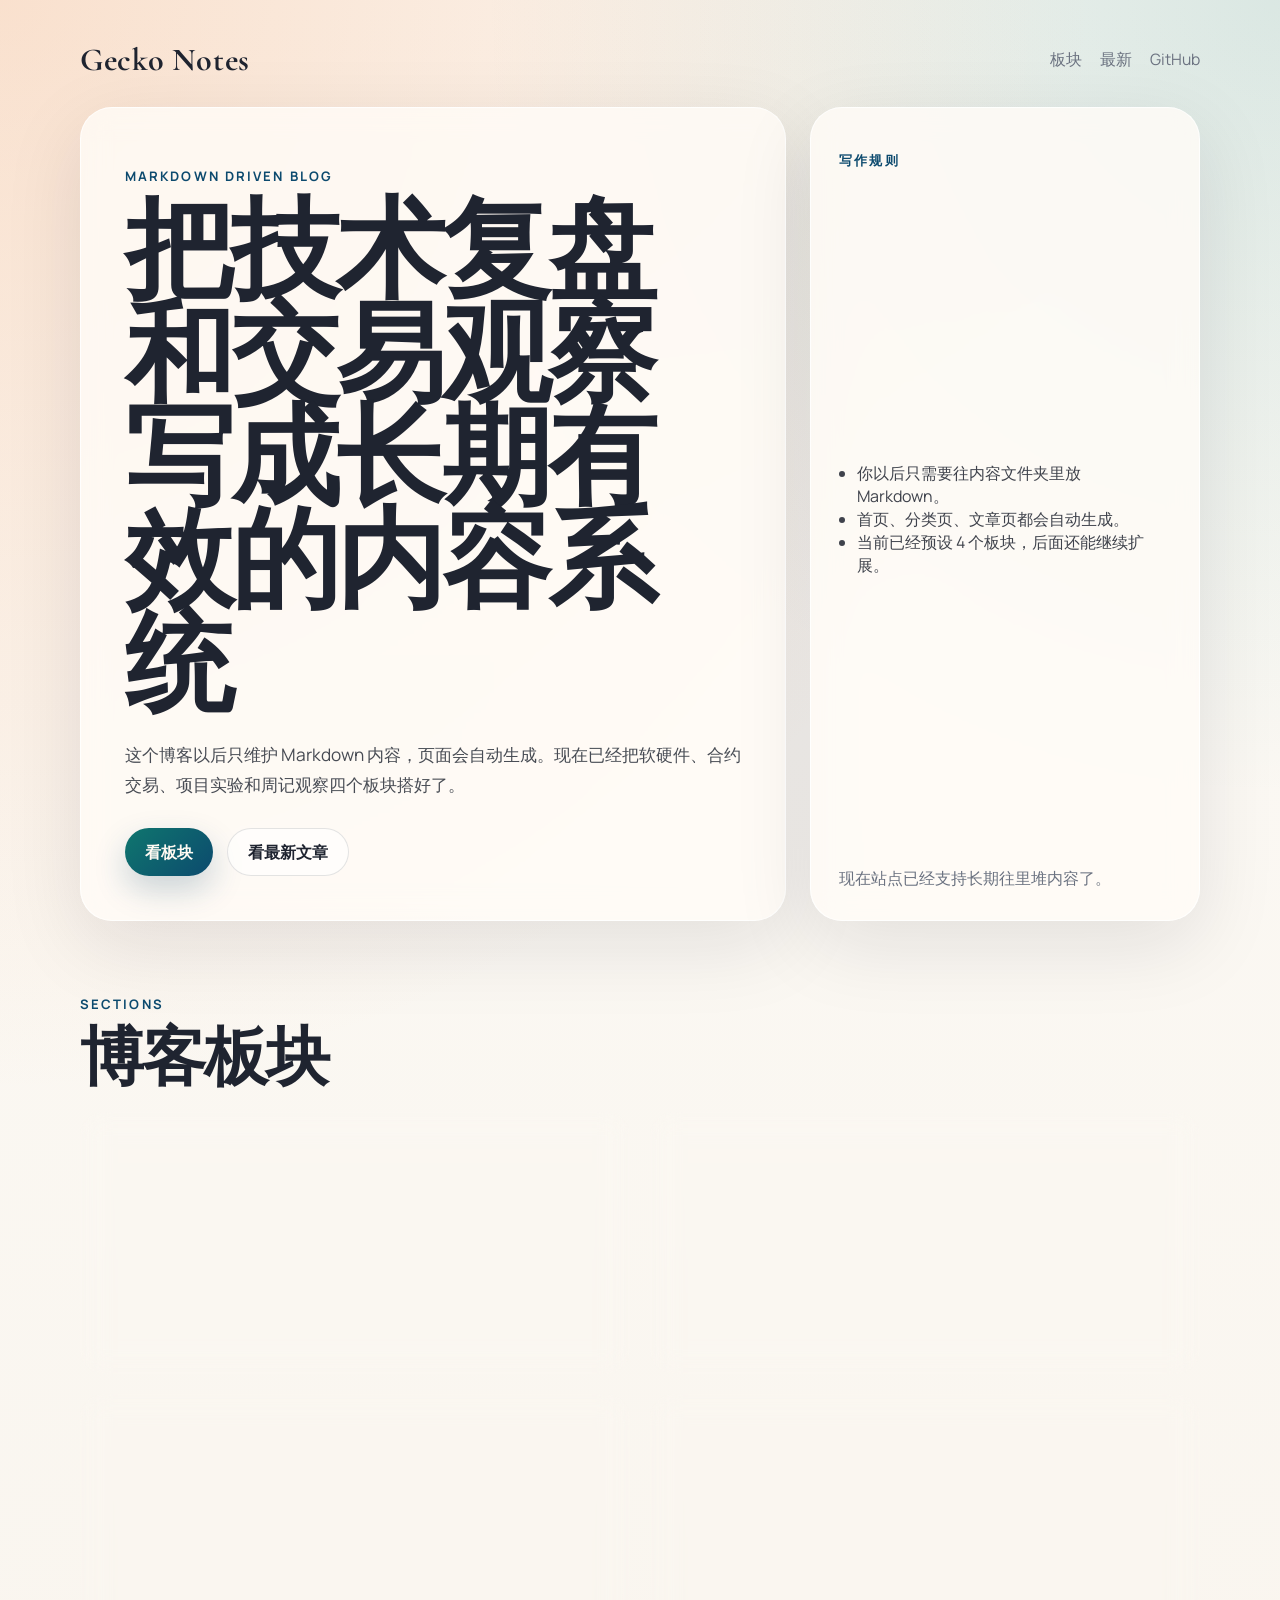
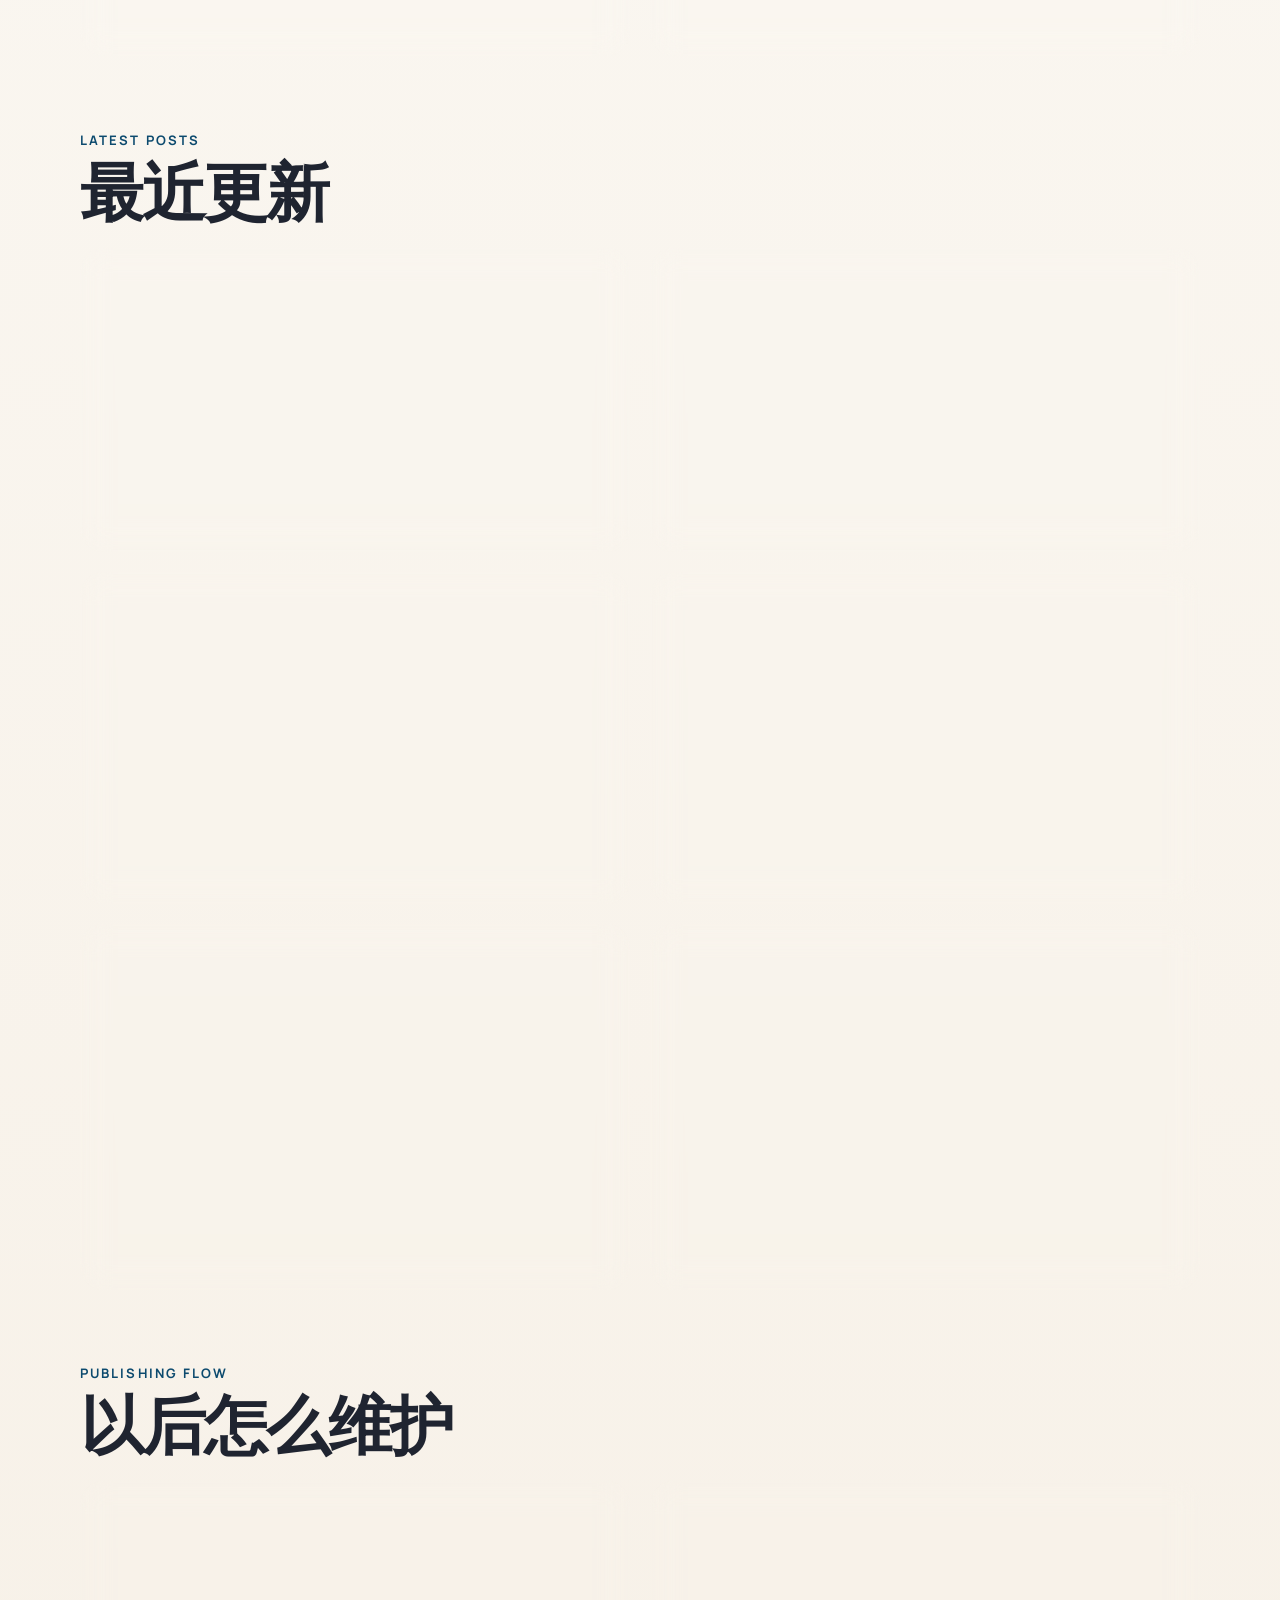
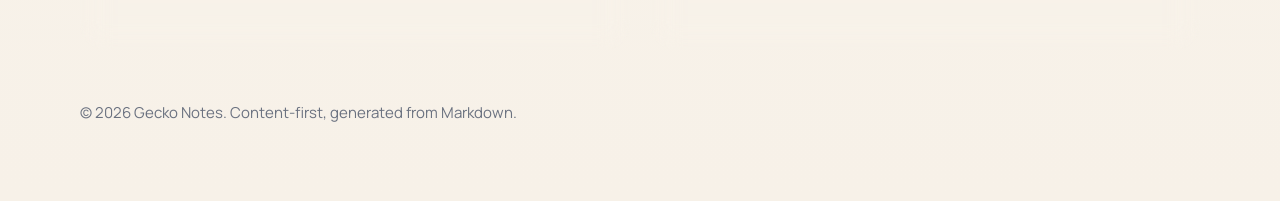
<file: index.html>
<!DOCTYPE html>
<html lang="zh-CN">
<head>
  <meta charset="UTF-8">
  <meta name="viewport" content="width=device-width, initial-scale=1.0">
  <title>Gecko Notes</title>
  <meta name="description" content="一个由 Markdown 驱动的个人博客，专门记录软硬件、合约交易、项目实验和长期观察。">
  <link rel="preconnect" href="https://fonts.googleapis.com">
  <link rel="preconnect" href="https://fonts.gstatic.com" crossorigin>
  <link href="https://fonts.googleapis.com/css2?family=Manrope:wght@400;500;700;800&family=Cormorant+Garamond:wght@500;600;700&display=swap" rel="stylesheet">
  <link rel="stylesheet" href="./assets/styles.css">
  <script defer src="./assets/site.js"></script>
</head>
<body>
  <div class="page-shell">
    <header class="site-header">
      <a class="brand" href="./index.html">Gecko Notes</a>
      <nav class="site-nav">
        <a href="./index.html#sections">板块</a>
        <a href="./index.html#latest">最新</a>
        <a href="https://github.com/geckokg" target="_blank" rel="noreferrer">GitHub</a>
      </nav>
    </header>
    <main>
      
      <section class="hero" data-reveal>
        <div class="hero-copy">
          <p class="eyebrow">Markdown Driven Blog</p>
          <h1>把技术复盘和交易观察写成长期有效的内容系统</h1>
          <p class="hero-text">这个博客以后只维护 Markdown 内容，页面会自动生成。现在已经把软硬件、合约交易、项目实验和周记观察四个板块搭好了。</p>
          <div class="hero-actions">
            <a class="button button-primary" href="#sections">看板块</a>
            <a class="button button-secondary" href="#latest">看最新文章</a>
          </div>
        </div>
        <aside class="hero-panel">
          <p class="panel-label">写作规则</p>
          <ul class="panel-list">
            <li>你以后只需要往内容文件夹里放 Markdown。</li>
            <li>首页、分类页、文章页都会自动生成。</li>
            <li>当前已经预设 4 个板块，后面还能继续扩展。</li>
          </ul>
          <p class="panel-footnote">现在站点已经支持长期往里堆内容了。</p>
        </aside>
      </section>

      <section class="section" id="sections">
        <div class="section-heading" data-reveal>
          <p class="eyebrow">Sections</p>
          <h2>博客板块</h2>
        </div>
        <div class="section-grid">
          
            <article class="section-card" data-reveal>
              <div class="section-card-head">
                <div>
                  <p class="eyebrow">Software &amp; Hardware</p>
                  <h3>软硬件</h3>
                </div>
                <span class="count-pill">2 篇</span>
              </div>
              <p class="section-intro">软件工具、硬件设备、开发环境、效率工作流。</p>
              <div class="topic-list"><span>软件工具</span><span>硬件折腾</span><span>开发环境</span><span>工作流</span></div>
              <a class="text-link" href="./categories/software-hardware.html">进入这个板块</a>
            </article>
            
            <article class="section-card" data-reveal>
              <div class="section-card-head">
                <div>
                  <p class="eyebrow">Contract Trading</p>
                  <h3>合约交易</h3>
                </div>
                <span class="count-pill">2 篇</span>
              </div>
              <p class="section-intro">交易计划、策略复盘、风控规则、执行记录。</p>
              <div class="topic-list"><span>交易计划</span><span>策略复盘</span><span>风控</span><span>执行纪律</span></div>
              <a class="text-link" href="./categories/contract-trading.html">进入这个板块</a>
            </article>
            
            <article class="section-card" data-reveal>
              <div class="section-card-head">
                <div>
                  <p class="eyebrow">Project Lab</p>
                  <h3>项目实验</h3>
                </div>
                <span class="count-pill">2 篇</span>
              </div>
              <p class="section-intro">正在做的项目、工具尝试、验证想法的过程。</p>
              <div class="topic-list"><span>个人项目</span><span>工具开发</span><span>想法验证</span><span>实验记录</span></div>
              <a class="text-link" href="./categories/project-lab.html">进入这个板块</a>
            </article>
            
            <article class="section-card" data-reveal>
              <div class="section-card-head">
                <div>
                  <p class="eyebrow">Weekly Notes</p>
                  <h3>周记观察</h3>
                </div>
                <span class="count-pill">1 篇</span>
              </div>
              <p class="section-intro">每周复盘、碎片观察、阶段总结和长期记录。</p>
              <div class="topic-list"><span>每周复盘</span><span>阶段总结</span><span>碎片想法</span><span>长期观察</span></div>
              <a class="text-link" href="./categories/weekly-notes.html">进入这个板块</a>
            </article>
            
        </div>
      </section>

      <section class="section" id="latest">
        <div class="section-heading" data-reveal>
          <p class="eyebrow">Latest Posts</p>
          <h2>最近更新</h2>
        </div>
        <div class="post-grid">
          
    <article class="post-card" data-reveal>
      <div class="post-list-top">
        <a class="post-chip" href="./categories/project-lab.html">项目实验</a>
        <p class="post-meta">2026.03.12</p>
      </div>
      <h3>Optimum Interleavers 实现结构总结</h3>
      <p>论文给了 4 种实现结构：Type I, II, III, IV; 本质上是两对结构。Type I 和 Type II 是一对对偶，Type III 和 Type IV 是一对对偶。 这里“对偶”的意思是： 某个...</p>
      <a class="text-link" href="./posts/project-lab/optimum-interleavers-summary.html">阅读全文</a>
    </article>
    
    <article class="post-card" data-reveal>
      <div class="post-list-top">
        <a class="post-chip" href="./categories/weekly-notes.html">周记观察</a>
        <p class="post-meta">2026.03.09</p>
      </div>
      <h3>周记观察会记录什么</h3>
      <p>除了成体系的文章，我还想保留一块更轻的区域。 这个板块适合写： 每周复盘 阶段总结 临时冒出来但值得留下的观察 这样博客不会只剩下“必须写成长文”这一种表达方式。</p>
      <a class="text-link" href="./posts/weekly-notes/weekly-notes-intro.html">阅读全文</a>
    </article>
    
    <article class="post-card" data-reveal>
      <div class="post-list-top">
        <a class="post-chip" href="./categories/project-lab.html">项目实验</a>
        <p class="post-meta">2026.03.09</p>
      </div>
      <h3>为什么我要给项目实验单独留一个板块</h3>
      <p>很多想法在刚出现的时候都不成熟，但它们值得被记录。 项目实验这个区域，就是专门用来放： 新工具尝试 小项目验证 自动化流程实验 还没有最终结论的阶段记录 这里不要求所有东西都很完整，但会保留“从想法到结果”的过程。</p>
      <a class="text-link" href="./posts/project-lab/project-lab-intro.html">阅读全文</a>
    </article>
    
    <article class="post-card" data-reveal>
      <div class="post-list-top">
        <a class="post-chip" href="./categories/software-hardware.html">软硬件</a>
        <p class="post-meta">2026.03.09</p>
      </div>
      <h3>迷你主机折腾前，我会先确认的 5 件事</h3>
      <p>我现在越来越喜欢在折腾新设备之前，先写一份最小检查清单。 先看接口和扩展性 不是性能参数越高越好，而是要确认它能不能接上我现在的屏幕、硬盘和网线。 看噪音和散热...</p>
      <a class="text-link" href="./posts/software-hardware/my-minipc-checklist.html">阅读全文</a>
    </article>
    
    <article class="post-card" data-reveal>
      <div class="post-list-top">
        <a class="post-chip" href="./categories/contract-trading.html">合约交易</a>
        <p class="post-meta">2026.03.09</p>
      </div>
      <h3>我准备长期使用的一份交易复盘模板</h3>
      <p>如果每次交易结束后都只看盈亏，很难真正进步。 我想长期保留一份统一的复盘模板，至少包含下面这些部分： 开仓前 当时的市场结构 我为什么准备出手 风险收益比是否清楚 持仓中 是否按照计划执行 有没有临时改止损或改目标...</p>
      <a class="text-link" href="./posts/contract-trading/journal-template.html">阅读全文</a>
    </article>
    
    <article class="post-card" data-reveal>
      <div class="post-list-top">
        <a class="post-chip" href="./categories/contract-trading.html">合约交易</a>
        <p class="post-meta">2026.03.09</p>
      </div>
      <h3>合约交易里，我最先固定下来的不是策略，而是风控</h3>
      <p>刚开始接触合约交易时，很多人会把注意力放在开仓点位和指标上。 但我越来越觉得，真正应该最先写清楚的是风控规则。 我现在最看重的三条规则 单笔风险先限定，再考虑收益。 亏损达到阈值就停止交易，不去硬扛...</p>
      <a class="text-link" href="./posts/contract-trading/risk-rules.html">阅读全文</a>
    </article>
    
        </div>
      </section>

      <section class="section">
        <div class="section-heading" data-reveal>
          <p class="eyebrow">Publishing Flow</p>
          <h2>以后怎么维护</h2>
        </div>
        <div class="guide-grid">
          
      <article class="guide-card" data-reveal>
        <h3>以后怎么发内容</h3>
        <p class="guide-note">直接把 Markdown 文件放进对应板块目录。我来帮你执行生成并推送到 GitHub。</p>
      </article>
      <article class="guide-card" data-reveal>
        <h3>最适合写什么</h3>
        <p class="guide-note">软硬件适合写设备和工具，合约交易适合写风控和复盘，项目实验适合记录过程，周记观察适合写阶段性总结。</p>
      </article>
    
        </div>
      </section>
    
    </main>
    <footer class="site-footer">
      <p>© <span id="year"></span> Gecko Notes. Content-first, generated from Markdown.</p>
    </footer>
  </div>
</body>
</html>
</file>
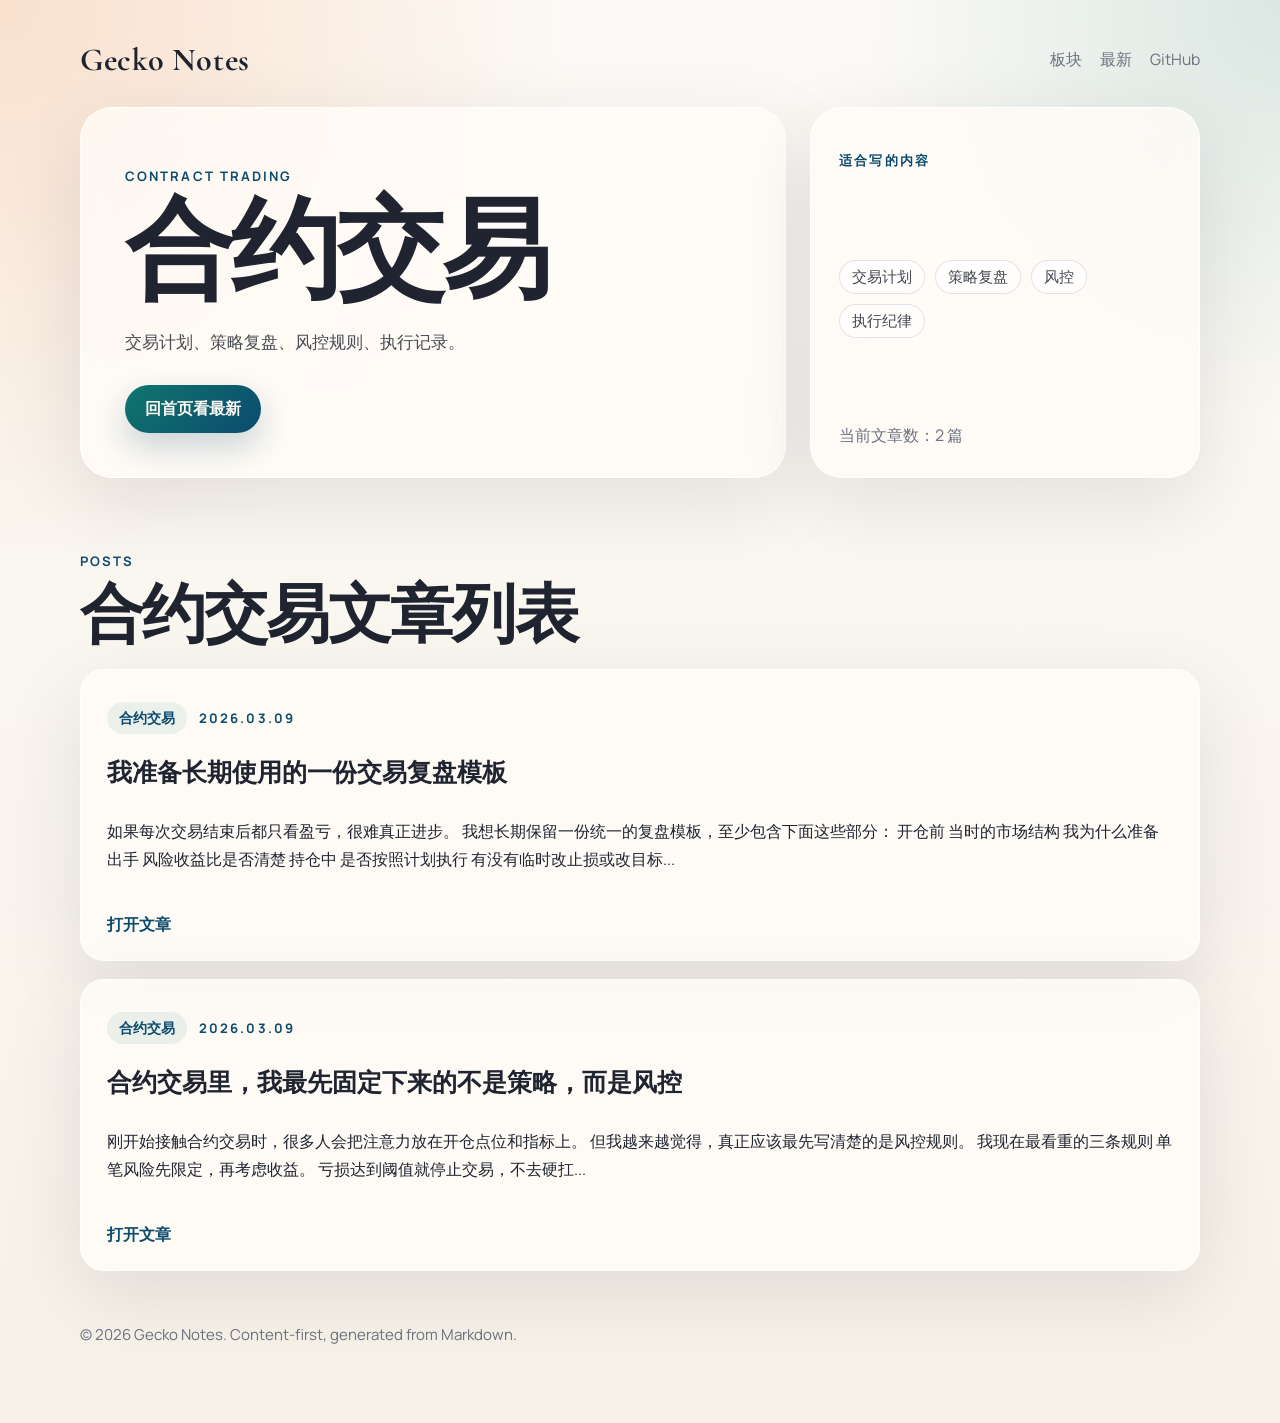
<file: categories/contract-trading.html>
<!DOCTYPE html>
<html lang="zh-CN">
<head>
  <meta charset="UTF-8">
  <meta name="viewport" content="width=device-width, initial-scale=1.0">
  <title>合约交易 | Gecko Notes</title>
  <meta name="description" content="交易计划、策略复盘、风控规则、执行记录。">
  <link rel="preconnect" href="https://fonts.googleapis.com">
  <link rel="preconnect" href="https://fonts.gstatic.com" crossorigin>
  <link href="https://fonts.googleapis.com/css2?family=Manrope:wght@400;500;700;800&family=Cormorant+Garamond:wght@500;600;700&display=swap" rel="stylesheet">
  <link rel="stylesheet" href="../assets/styles.css">
  <script defer src="../assets/site.js"></script>
</head>
<body>
  <div class="page-shell">
    <header class="site-header">
      <a class="brand" href="../index.html">Gecko Notes</a>
      <nav class="site-nav">
        <a href="../index.html#sections">板块</a>
        <a href="../index.html#latest">最新</a>
        <a href="https://github.com/geckokg" target="_blank" rel="noreferrer">GitHub</a>
      </nav>
    </header>
    <main>
      
      <section class="hero" data-reveal>
        <div class="hero-copy">
          <p class="eyebrow">Contract Trading</p>
          <h1>合约交易</h1>
          <p class="hero-text">交易计划、策略复盘、风控规则、执行记录。</p>
          <div class="hero-actions">
            <a class="button button-primary" href="../index.html#latest">回首页看最新</a>
          </div>
        </div>
        <aside class="hero-panel">
          <p class="panel-label">适合写的内容</p>
          <div class="topic-list">
            <span>交易计划</span><span>策略复盘</span><span>风控</span><span>执行纪律</span>
          </div>
          <p class="panel-footnote">当前文章数：2 篇</p>
        </aside>
      </section>

      <section class="section">
        <div class="section-heading" data-reveal>
          <p class="eyebrow">Posts</p>
          <h2>合约交易文章列表</h2>
        </div>
        <div class="post-list">
          
    <article class="post-list-card" data-reveal>
      <div class="post-list-top">
        <span class="post-chip">合约交易</span>
        <p class="post-meta">2026.03.09</p>
      </div>
      <h3>我准备长期使用的一份交易复盘模板</h3>
      <p>如果每次交易结束后都只看盈亏，很难真正进步。 我想长期保留一份统一的复盘模板，至少包含下面这些部分： 开仓前 当时的市场结构 我为什么准备出手 风险收益比是否清楚 持仓中 是否按照计划执行 有没有临时改止损或改目标...</p>
      <a class="text-link" href="../posts/contract-trading/journal-template.html">打开文章</a>
    </article>
    
    <article class="post-list-card" data-reveal>
      <div class="post-list-top">
        <span class="post-chip">合约交易</span>
        <p class="post-meta">2026.03.09</p>
      </div>
      <h3>合约交易里，我最先固定下来的不是策略，而是风控</h3>
      <p>刚开始接触合约交易时，很多人会把注意力放在开仓点位和指标上。 但我越来越觉得，真正应该最先写清楚的是风控规则。 我现在最看重的三条规则 单笔风险先限定，再考虑收益。 亏损达到阈值就停止交易，不去硬扛...</p>
      <a class="text-link" href="../posts/contract-trading/risk-rules.html">打开文章</a>
    </article>
    
        </div>
      </section>
    
    </main>
    <footer class="site-footer">
      <p>© <span id="year"></span> Gecko Notes. Content-first, generated from Markdown.</p>
    </footer>
  </div>
</body>
</html>
</file>
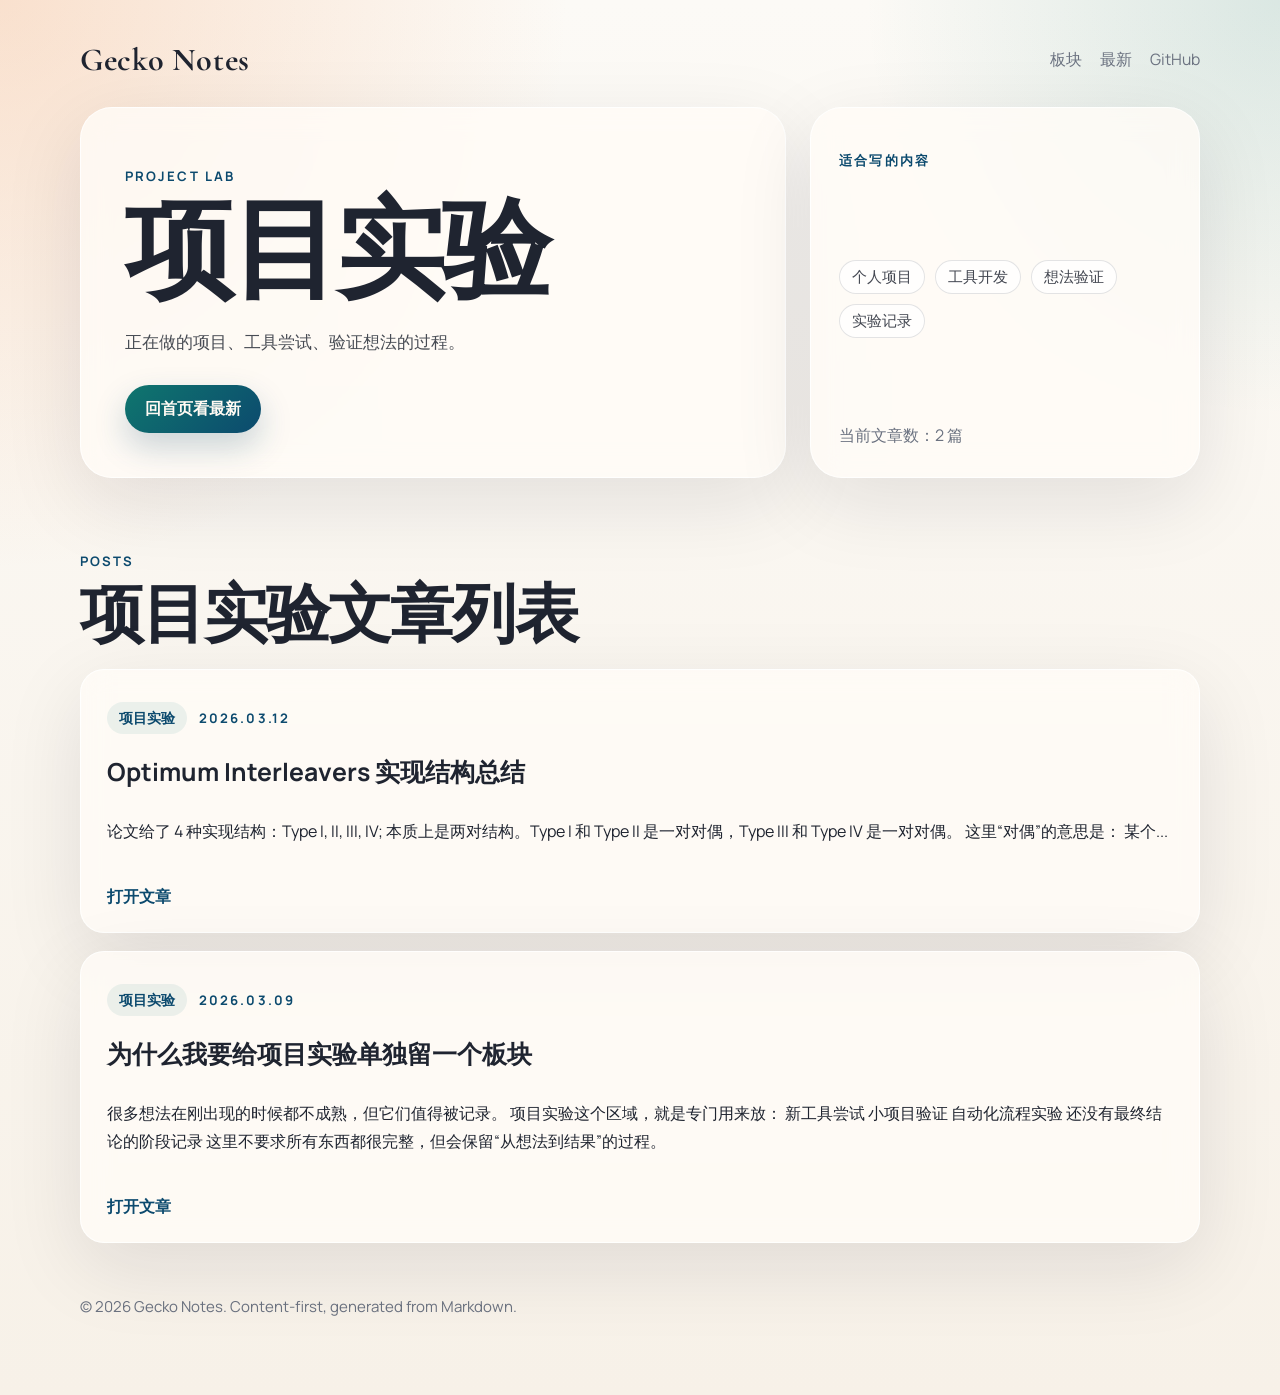
<file: categories/project-lab.html>
<!DOCTYPE html>
<html lang="zh-CN">
<head>
  <meta charset="UTF-8">
  <meta name="viewport" content="width=device-width, initial-scale=1.0">
  <title>项目实验 | Gecko Notes</title>
  <meta name="description" content="正在做的项目、工具尝试、验证想法的过程。">
  <link rel="preconnect" href="https://fonts.googleapis.com">
  <link rel="preconnect" href="https://fonts.gstatic.com" crossorigin>
  <link href="https://fonts.googleapis.com/css2?family=Manrope:wght@400;500;700;800&family=Cormorant+Garamond:wght@500;600;700&display=swap" rel="stylesheet">
  <link rel="stylesheet" href="../assets/styles.css">
  <script defer src="../assets/site.js"></script>
</head>
<body>
  <div class="page-shell">
    <header class="site-header">
      <a class="brand" href="../index.html">Gecko Notes</a>
      <nav class="site-nav">
        <a href="../index.html#sections">板块</a>
        <a href="../index.html#latest">最新</a>
        <a href="https://github.com/geckokg" target="_blank" rel="noreferrer">GitHub</a>
      </nav>
    </header>
    <main>
      
      <section class="hero" data-reveal>
        <div class="hero-copy">
          <p class="eyebrow">Project Lab</p>
          <h1>项目实验</h1>
          <p class="hero-text">正在做的项目、工具尝试、验证想法的过程。</p>
          <div class="hero-actions">
            <a class="button button-primary" href="../index.html#latest">回首页看最新</a>
          </div>
        </div>
        <aside class="hero-panel">
          <p class="panel-label">适合写的内容</p>
          <div class="topic-list">
            <span>个人项目</span><span>工具开发</span><span>想法验证</span><span>实验记录</span>
          </div>
          <p class="panel-footnote">当前文章数：2 篇</p>
        </aside>
      </section>

      <section class="section">
        <div class="section-heading" data-reveal>
          <p class="eyebrow">Posts</p>
          <h2>项目实验文章列表</h2>
        </div>
        <div class="post-list">
          
    <article class="post-list-card" data-reveal>
      <div class="post-list-top">
        <span class="post-chip">项目实验</span>
        <p class="post-meta">2026.03.12</p>
      </div>
      <h3>Optimum Interleavers 实现结构总结</h3>
      <p>论文给了 4 种实现结构：Type I, II, III, IV; 本质上是两对结构。Type I 和 Type II 是一对对偶，Type III 和 Type IV 是一对对偶。 这里“对偶”的意思是： 某个...</p>
      <a class="text-link" href="../posts/project-lab/optimum-interleavers-summary.html">打开文章</a>
    </article>
    
    <article class="post-list-card" data-reveal>
      <div class="post-list-top">
        <span class="post-chip">项目实验</span>
        <p class="post-meta">2026.03.09</p>
      </div>
      <h3>为什么我要给项目实验单独留一个板块</h3>
      <p>很多想法在刚出现的时候都不成熟，但它们值得被记录。 项目实验这个区域，就是专门用来放： 新工具尝试 小项目验证 自动化流程实验 还没有最终结论的阶段记录 这里不要求所有东西都很完整，但会保留“从想法到结果”的过程。</p>
      <a class="text-link" href="../posts/project-lab/project-lab-intro.html">打开文章</a>
    </article>
    
        </div>
      </section>
    
    </main>
    <footer class="site-footer">
      <p>© <span id="year"></span> Gecko Notes. Content-first, generated from Markdown.</p>
    </footer>
  </div>
</body>
</html>
</file>
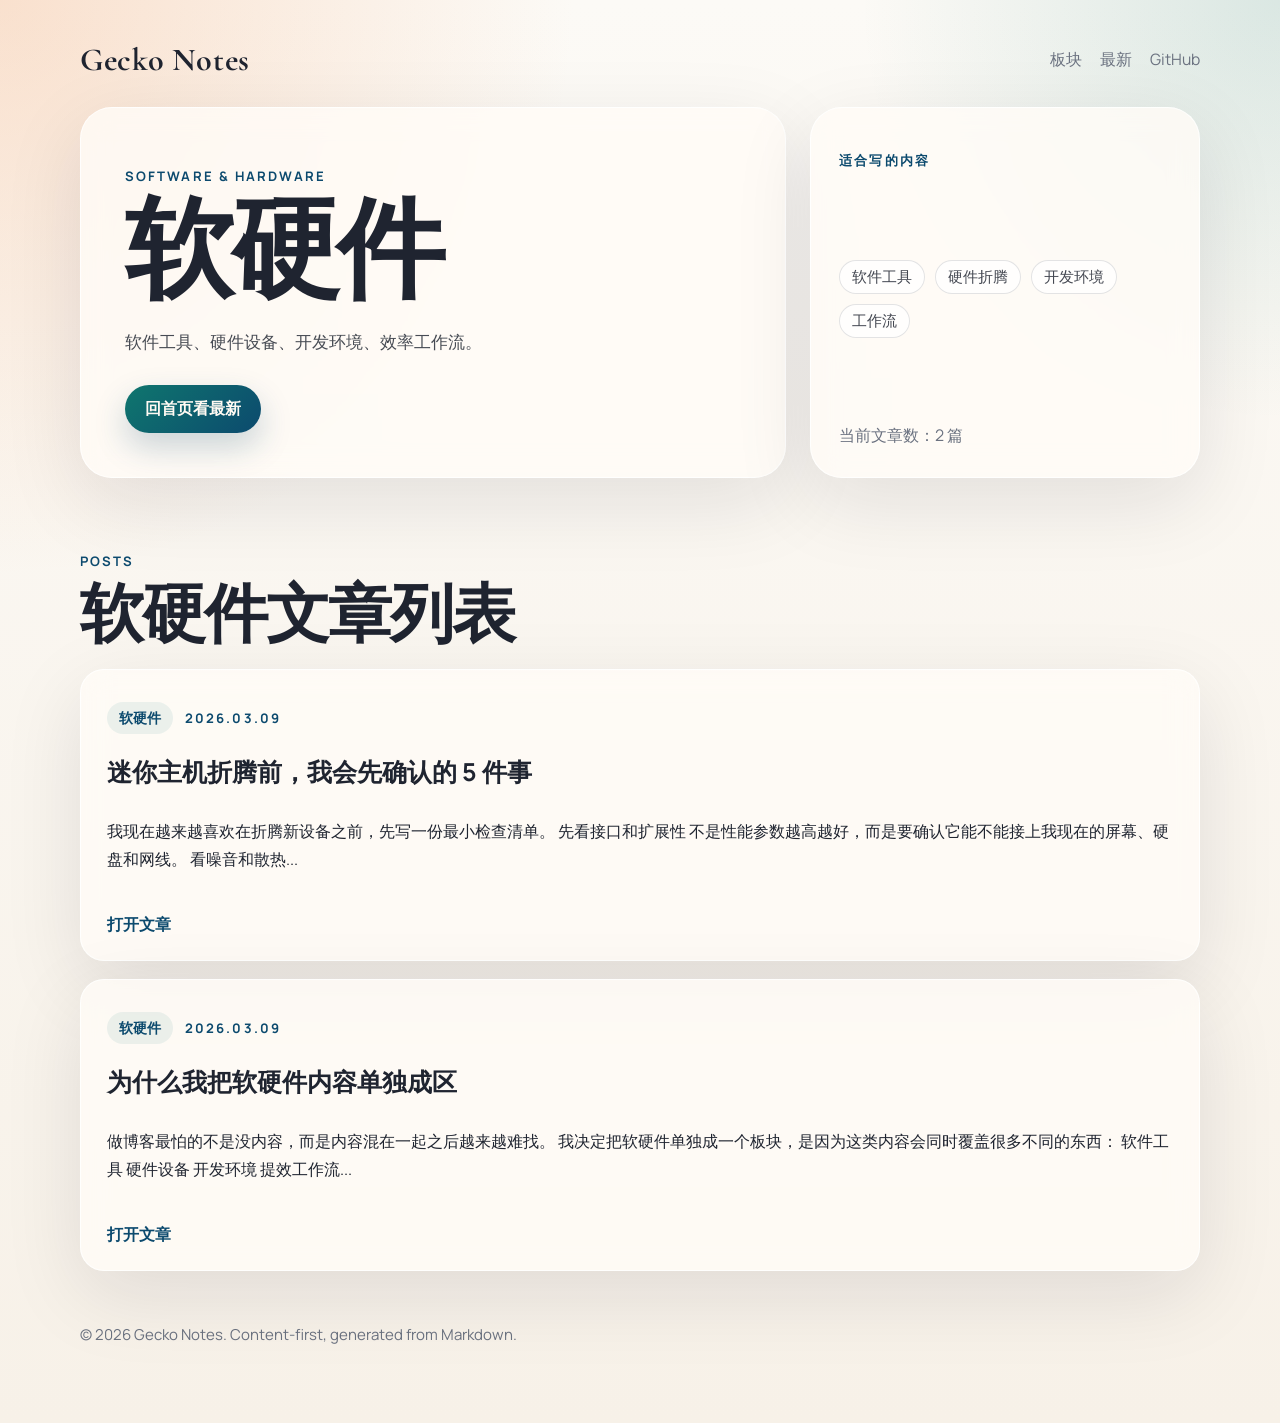
<file: categories/software-hardware.html>
<!DOCTYPE html>
<html lang="zh-CN">
<head>
  <meta charset="UTF-8">
  <meta name="viewport" content="width=device-width, initial-scale=1.0">
  <title>软硬件 | Gecko Notes</title>
  <meta name="description" content="软件工具、硬件设备、开发环境、效率工作流。">
  <link rel="preconnect" href="https://fonts.googleapis.com">
  <link rel="preconnect" href="https://fonts.gstatic.com" crossorigin>
  <link href="https://fonts.googleapis.com/css2?family=Manrope:wght@400;500;700;800&family=Cormorant+Garamond:wght@500;600;700&display=swap" rel="stylesheet">
  <link rel="stylesheet" href="../assets/styles.css">
  <script defer src="../assets/site.js"></script>
</head>
<body>
  <div class="page-shell">
    <header class="site-header">
      <a class="brand" href="../index.html">Gecko Notes</a>
      <nav class="site-nav">
        <a href="../index.html#sections">板块</a>
        <a href="../index.html#latest">最新</a>
        <a href="https://github.com/geckokg" target="_blank" rel="noreferrer">GitHub</a>
      </nav>
    </header>
    <main>
      
      <section class="hero" data-reveal>
        <div class="hero-copy">
          <p class="eyebrow">Software &amp; Hardware</p>
          <h1>软硬件</h1>
          <p class="hero-text">软件工具、硬件设备、开发环境、效率工作流。</p>
          <div class="hero-actions">
            <a class="button button-primary" href="../index.html#latest">回首页看最新</a>
          </div>
        </div>
        <aside class="hero-panel">
          <p class="panel-label">适合写的内容</p>
          <div class="topic-list">
            <span>软件工具</span><span>硬件折腾</span><span>开发环境</span><span>工作流</span>
          </div>
          <p class="panel-footnote">当前文章数：2 篇</p>
        </aside>
      </section>

      <section class="section">
        <div class="section-heading" data-reveal>
          <p class="eyebrow">Posts</p>
          <h2>软硬件文章列表</h2>
        </div>
        <div class="post-list">
          
    <article class="post-list-card" data-reveal>
      <div class="post-list-top">
        <span class="post-chip">软硬件</span>
        <p class="post-meta">2026.03.09</p>
      </div>
      <h3>迷你主机折腾前，我会先确认的 5 件事</h3>
      <p>我现在越来越喜欢在折腾新设备之前，先写一份最小检查清单。 先看接口和扩展性 不是性能参数越高越好，而是要确认它能不能接上我现在的屏幕、硬盘和网线。 看噪音和散热...</p>
      <a class="text-link" href="../posts/software-hardware/my-minipc-checklist.html">打开文章</a>
    </article>
    
    <article class="post-list-card" data-reveal>
      <div class="post-list-top">
        <span class="post-chip">软硬件</span>
        <p class="post-meta">2026.03.09</p>
      </div>
      <h3>为什么我把软硬件内容单独成区</h3>
      <p>做博客最怕的不是没内容，而是内容混在一起之后越来越难找。 我决定把软硬件单独成一个板块，是因为这类内容会同时覆盖很多不同的东西： 软件工具 硬件设备 开发环境 提效工作流...</p>
      <a class="text-link" href="../posts/software-hardware/why-this-section.html">打开文章</a>
    </article>
    
        </div>
      </section>
    
    </main>
    <footer class="site-footer">
      <p>© <span id="year"></span> Gecko Notes. Content-first, generated from Markdown.</p>
    </footer>
  </div>
</body>
</html>
</file>
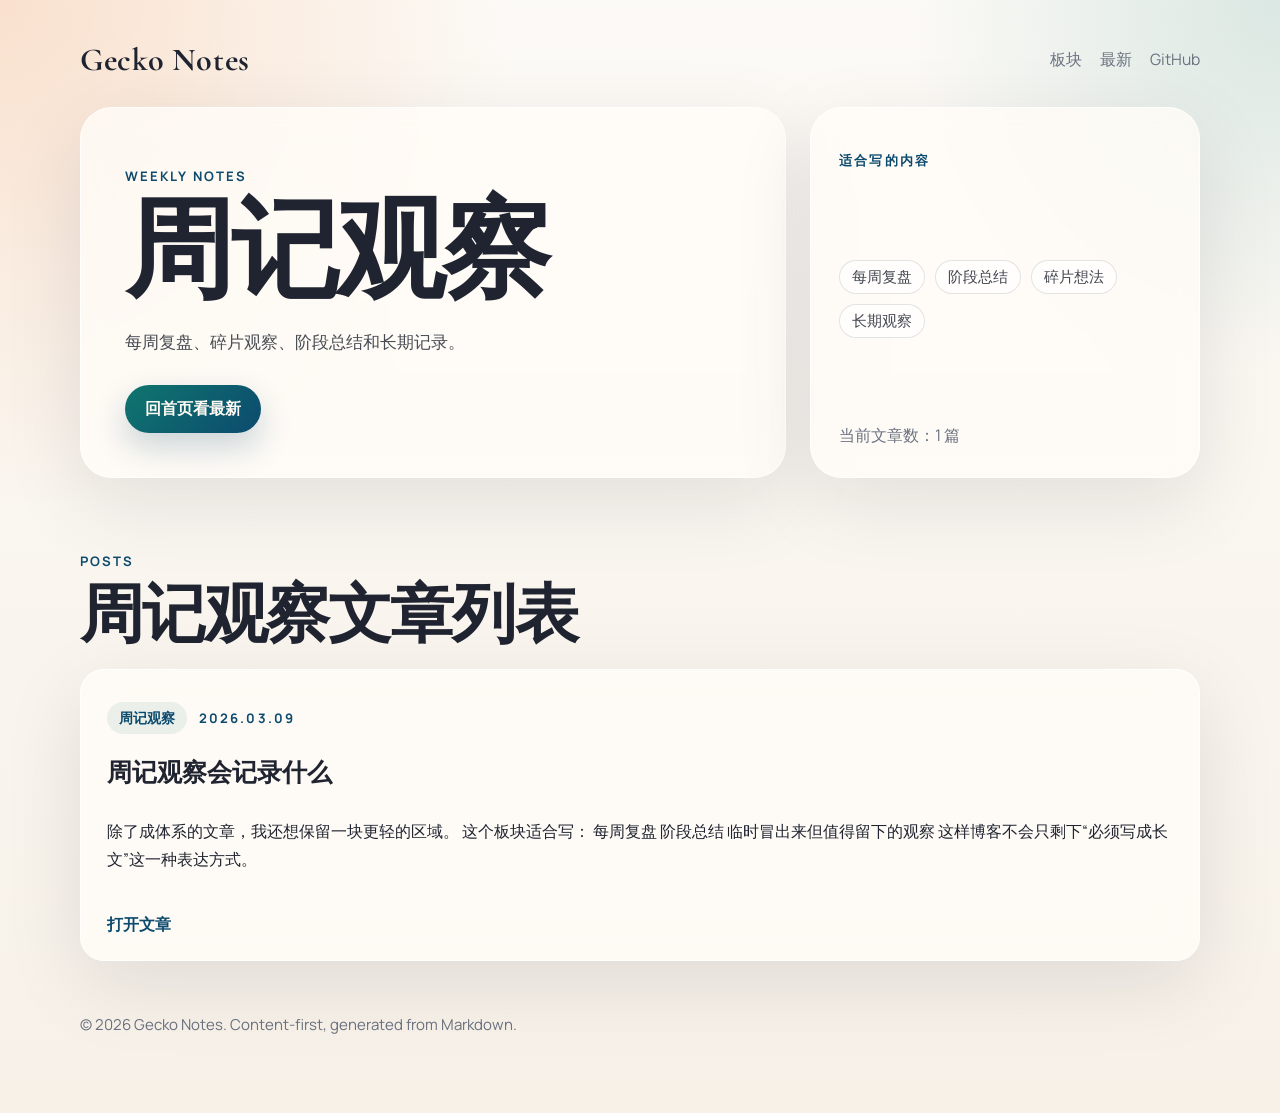
<file: categories/weekly-notes.html>
<!DOCTYPE html>
<html lang="zh-CN">
<head>
  <meta charset="UTF-8">
  <meta name="viewport" content="width=device-width, initial-scale=1.0">
  <title>周记观察 | Gecko Notes</title>
  <meta name="description" content="每周复盘、碎片观察、阶段总结和长期记录。">
  <link rel="preconnect" href="https://fonts.googleapis.com">
  <link rel="preconnect" href="https://fonts.gstatic.com" crossorigin>
  <link href="https://fonts.googleapis.com/css2?family=Manrope:wght@400;500;700;800&family=Cormorant+Garamond:wght@500;600;700&display=swap" rel="stylesheet">
  <link rel="stylesheet" href="../assets/styles.css">
  <script defer src="../assets/site.js"></script>
</head>
<body>
  <div class="page-shell">
    <header class="site-header">
      <a class="brand" href="../index.html">Gecko Notes</a>
      <nav class="site-nav">
        <a href="../index.html#sections">板块</a>
        <a href="../index.html#latest">最新</a>
        <a href="https://github.com/geckokg" target="_blank" rel="noreferrer">GitHub</a>
      </nav>
    </header>
    <main>
      
      <section class="hero" data-reveal>
        <div class="hero-copy">
          <p class="eyebrow">Weekly Notes</p>
          <h1>周记观察</h1>
          <p class="hero-text">每周复盘、碎片观察、阶段总结和长期记录。</p>
          <div class="hero-actions">
            <a class="button button-primary" href="../index.html#latest">回首页看最新</a>
          </div>
        </div>
        <aside class="hero-panel">
          <p class="panel-label">适合写的内容</p>
          <div class="topic-list">
            <span>每周复盘</span><span>阶段总结</span><span>碎片想法</span><span>长期观察</span>
          </div>
          <p class="panel-footnote">当前文章数：1 篇</p>
        </aside>
      </section>

      <section class="section">
        <div class="section-heading" data-reveal>
          <p class="eyebrow">Posts</p>
          <h2>周记观察文章列表</h2>
        </div>
        <div class="post-list">
          
    <article class="post-list-card" data-reveal>
      <div class="post-list-top">
        <span class="post-chip">周记观察</span>
        <p class="post-meta">2026.03.09</p>
      </div>
      <h3>周记观察会记录什么</h3>
      <p>除了成体系的文章，我还想保留一块更轻的区域。 这个板块适合写： 每周复盘 阶段总结 临时冒出来但值得留下的观察 这样博客不会只剩下“必须写成长文”这一种表达方式。</p>
      <a class="text-link" href="../posts/weekly-notes/weekly-notes-intro.html">打开文章</a>
    </article>
    
        </div>
      </section>
    
    </main>
    <footer class="site-footer">
      <p>© <span id="year"></span> Gecko Notes. Content-first, generated from Markdown.</p>
    </footer>
  </div>
</body>
</html>
</file>
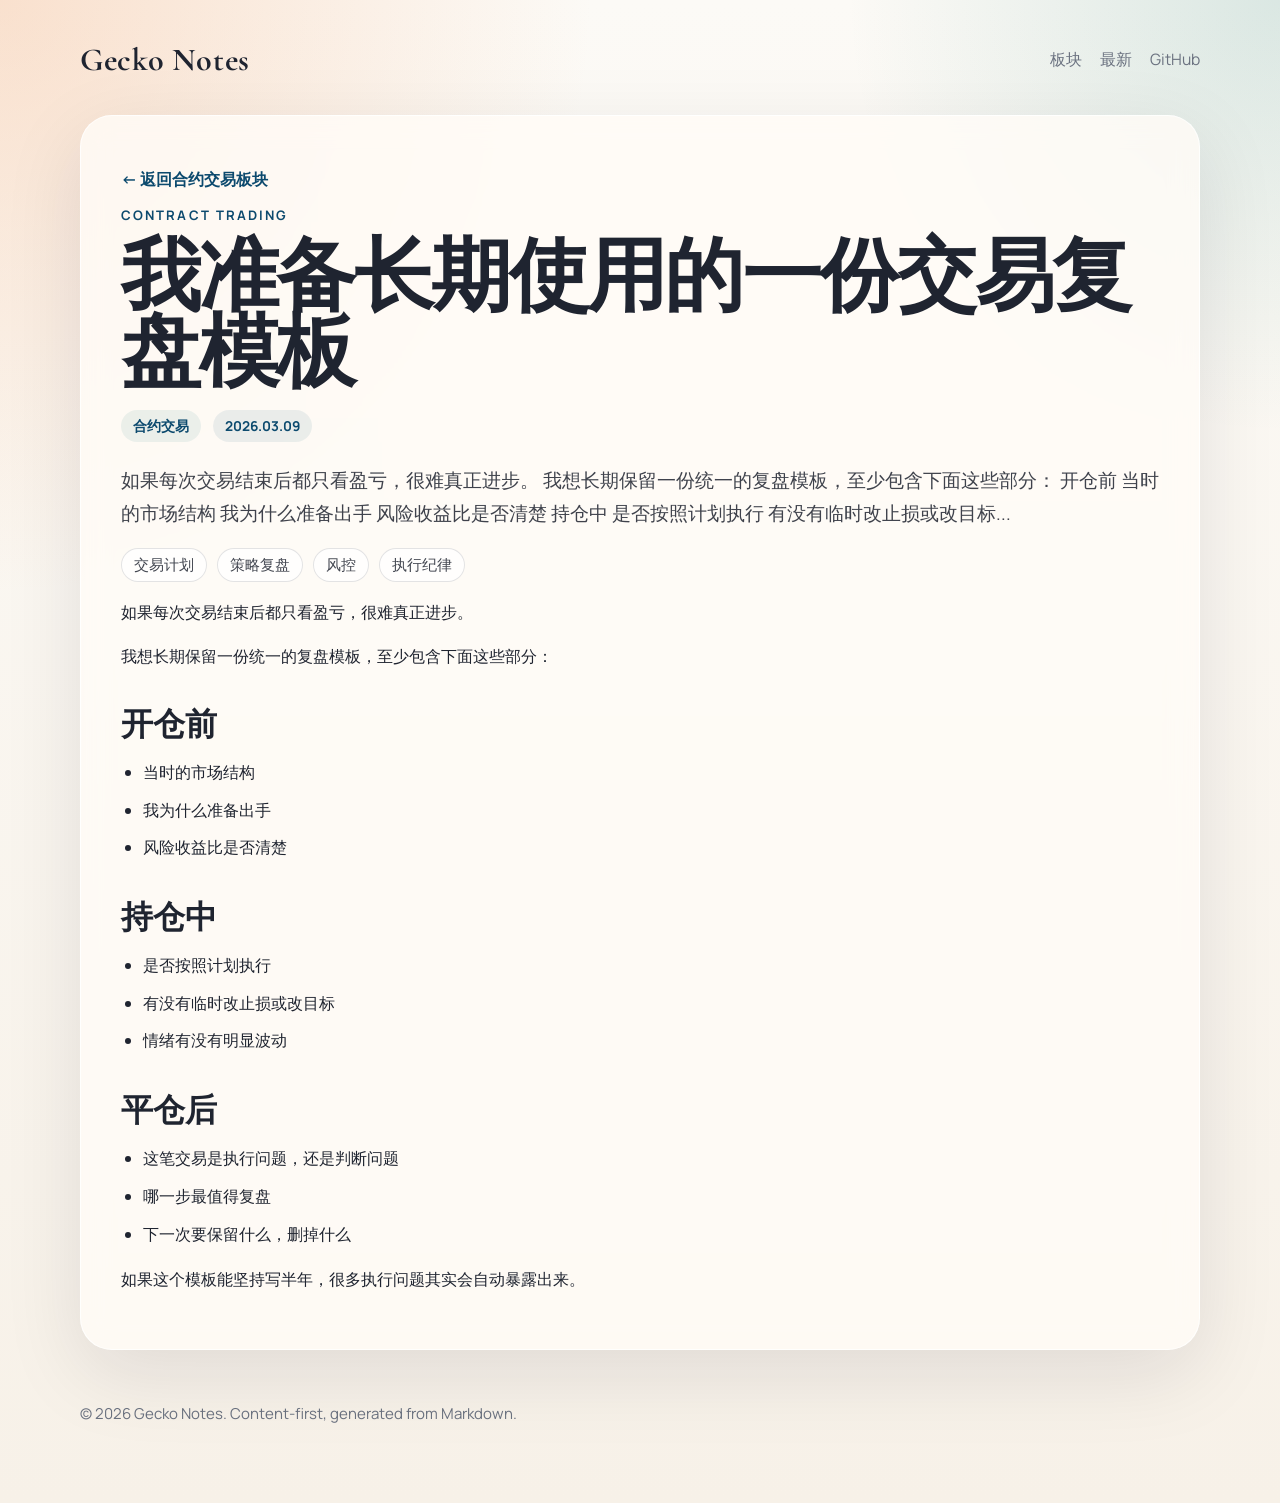
<file: posts/contract-trading/journal-template.html>
<!DOCTYPE html>
<html lang="zh-CN">
<head>
  <meta charset="UTF-8">
  <meta name="viewport" content="width=device-width, initial-scale=1.0">
  <title>我准备长期使用的一份交易复盘模板 | Gecko Notes</title>
  <meta name="description" content="如果每次交易结束后都只看盈亏，很难真正进步。 我想长期保留一份统一的复盘模板，至少包含下面这些部分： 开仓前 当时的市场结构 我为什么准备出手 风险收益比是否清楚 持仓中 是否按照计划执行 有没有临时改止损或改目标...">
  <link rel="preconnect" href="https://fonts.googleapis.com">
  <link rel="preconnect" href="https://fonts.gstatic.com" crossorigin>
  <link href="https://fonts.googleapis.com/css2?family=Manrope:wght@400;500;700;800&family=Cormorant+Garamond:wght@500;600;700&display=swap" rel="stylesheet">
  <link rel="stylesheet" href="../../assets/styles.css">
  <script defer src="../../assets/site.js"></script>
</head>
<body>
  <div class="page-shell">
    <header class="site-header">
      <a class="brand" href="../../index.html">Gecko Notes</a>
      <nav class="site-nav">
        <a href="../../index.html#sections">板块</a>
        <a href="../../index.html#latest">最新</a>
        <a href="https://github.com/geckokg" target="_blank" rel="noreferrer">GitHub</a>
      </nav>
    </header>
    <main>
      
      <div class="article-page" data-reveal>
        <a class="back-link" href="../../categories/contract-trading.html">← 返回合约交易板块</a>
        <p class="eyebrow">Contract Trading</p>
        <h1>我准备长期使用的一份交易复盘模板</h1>
        <div class="article-meta">
          <span class="post-chip">合约交易</span>
          <span class="count-pill">2026.03.09</span>
        </div>
        <p class="article-lead">如果每次交易结束后都只看盈亏，很难真正进步。 我想长期保留一份统一的复盘模板，至少包含下面这些部分： 开仓前 当时的市场结构 我为什么准备出手 风险收益比是否清楚 持仓中 是否按照计划执行 有没有临时改止损或改目标...</p>
        <div class="tag-list"><span>交易计划</span><span>策略复盘</span><span>风控</span><span>执行纪律</span></div>
        <div class="article-body">
          <p>如果每次交易结束后都只看盈亏，很难真正进步。</p>
<p>我想长期保留一份统一的复盘模板，至少包含下面这些部分：</p>
<h2>开仓前</h2>
<ul>
<li>当时的市场结构</li>
<li>我为什么准备出手</li>
<li>风险收益比是否清楚</li>
</ul>
<h2>持仓中</h2>
<ul>
<li>是否按照计划执行</li>
<li>有没有临时改止损或改目标</li>
<li>情绪有没有明显波动</li>
</ul>
<h2>平仓后</h2>
<ul>
<li>这笔交易是执行问题，还是判断问题</li>
<li>哪一步最值得复盘</li>
<li>下一次要保留什么，删掉什么</li>
</ul>
<p>如果这个模板能坚持写半年，很多执行问题其实会自动暴露出来。</p>
        </div>
      </div>
    
    </main>
    <footer class="site-footer">
      <p>© <span id="year"></span> Gecko Notes. Content-first, generated from Markdown.</p>
    </footer>
  </div>
</body>
</html>
</file>
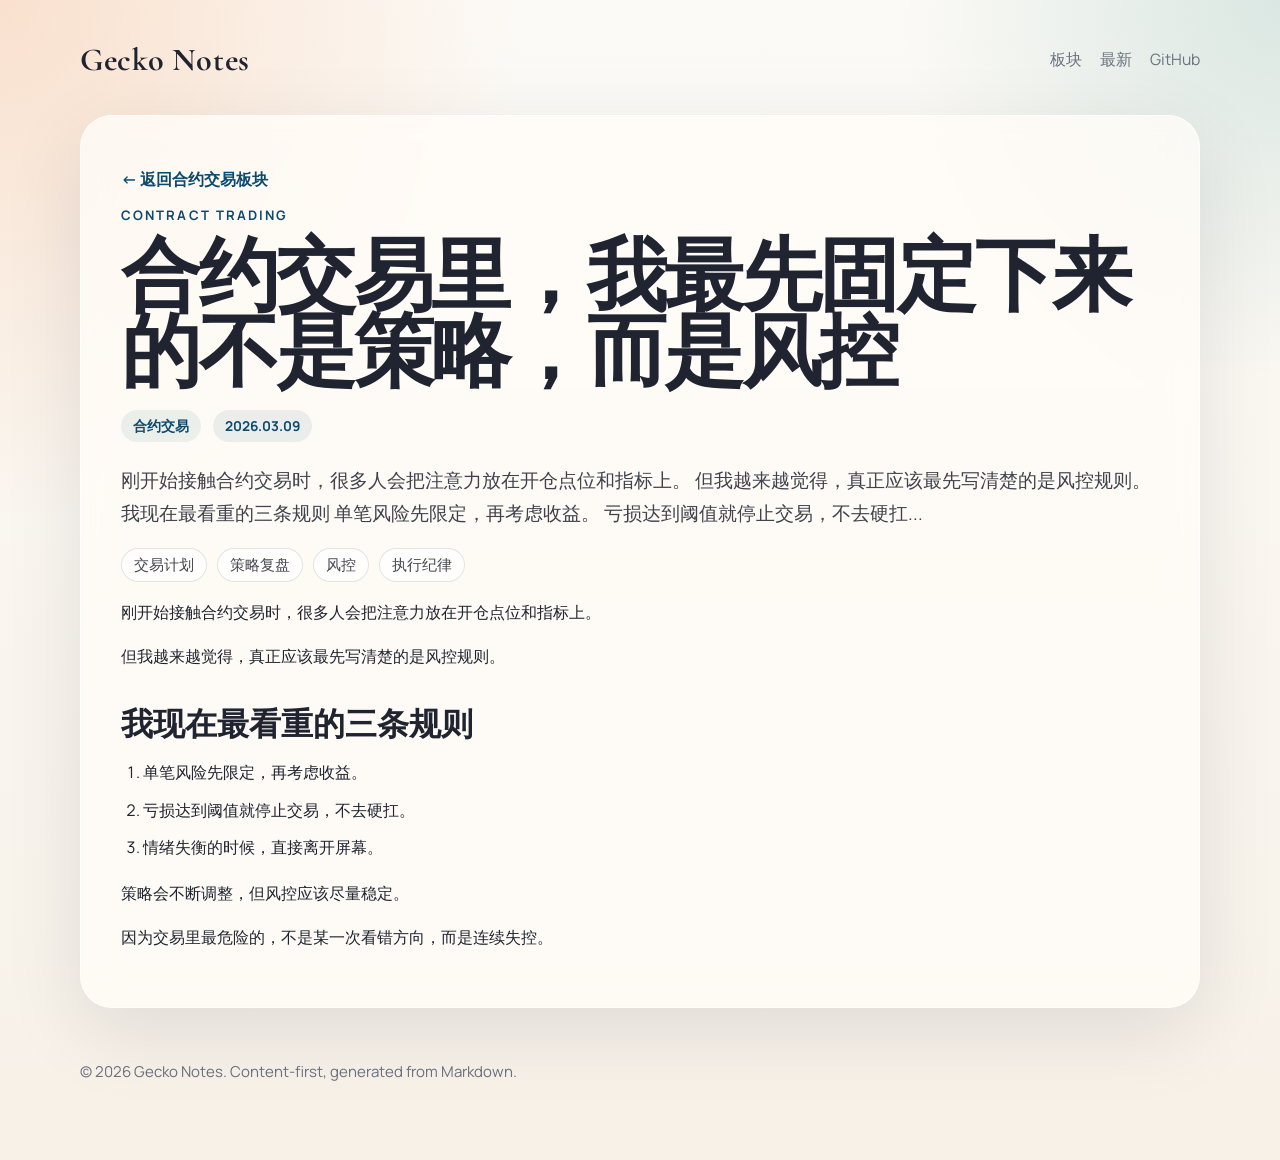
<file: posts/contract-trading/risk-rules.html>
<!DOCTYPE html>
<html lang="zh-CN">
<head>
  <meta charset="UTF-8">
  <meta name="viewport" content="width=device-width, initial-scale=1.0">
  <title>合约交易里，我最先固定下来的不是策略，而是风控 | Gecko Notes</title>
  <meta name="description" content="刚开始接触合约交易时，很多人会把注意力放在开仓点位和指标上。 但我越来越觉得，真正应该最先写清楚的是风控规则。 我现在最看重的三条规则 单笔风险先限定，再考虑收益。 亏损达到阈值就停止交易，不去硬扛...">
  <link rel="preconnect" href="https://fonts.googleapis.com">
  <link rel="preconnect" href="https://fonts.gstatic.com" crossorigin>
  <link href="https://fonts.googleapis.com/css2?family=Manrope:wght@400;500;700;800&family=Cormorant+Garamond:wght@500;600;700&display=swap" rel="stylesheet">
  <link rel="stylesheet" href="../../assets/styles.css">
  <script defer src="../../assets/site.js"></script>
</head>
<body>
  <div class="page-shell">
    <header class="site-header">
      <a class="brand" href="../../index.html">Gecko Notes</a>
      <nav class="site-nav">
        <a href="../../index.html#sections">板块</a>
        <a href="../../index.html#latest">最新</a>
        <a href="https://github.com/geckokg" target="_blank" rel="noreferrer">GitHub</a>
      </nav>
    </header>
    <main>
      
      <div class="article-page" data-reveal>
        <a class="back-link" href="../../categories/contract-trading.html">← 返回合约交易板块</a>
        <p class="eyebrow">Contract Trading</p>
        <h1>合约交易里，我最先固定下来的不是策略，而是风控</h1>
        <div class="article-meta">
          <span class="post-chip">合约交易</span>
          <span class="count-pill">2026.03.09</span>
        </div>
        <p class="article-lead">刚开始接触合约交易时，很多人会把注意力放在开仓点位和指标上。 但我越来越觉得，真正应该最先写清楚的是风控规则。 我现在最看重的三条规则 单笔风险先限定，再考虑收益。 亏损达到阈值就停止交易，不去硬扛...</p>
        <div class="tag-list"><span>交易计划</span><span>策略复盘</span><span>风控</span><span>执行纪律</span></div>
        <div class="article-body">
          <p>刚开始接触合约交易时，很多人会把注意力放在开仓点位和指标上。</p>
<p>但我越来越觉得，真正应该最先写清楚的是风控规则。</p>
<h2>我现在最看重的三条规则</h2>
<ol>
<li>单笔风险先限定，再考虑收益。</li>
<li>亏损达到阈值就停止交易，不去硬扛。</li>
<li>情绪失衡的时候，直接离开屏幕。</li>
</ol>
<p>策略会不断调整，但风控应该尽量稳定。</p>
<p>因为交易里最危险的，不是某一次看错方向，而是连续失控。</p>
        </div>
      </div>
    
    </main>
    <footer class="site-footer">
      <p>© <span id="year"></span> Gecko Notes. Content-first, generated from Markdown.</p>
    </footer>
  </div>
</body>
</html>
</file>
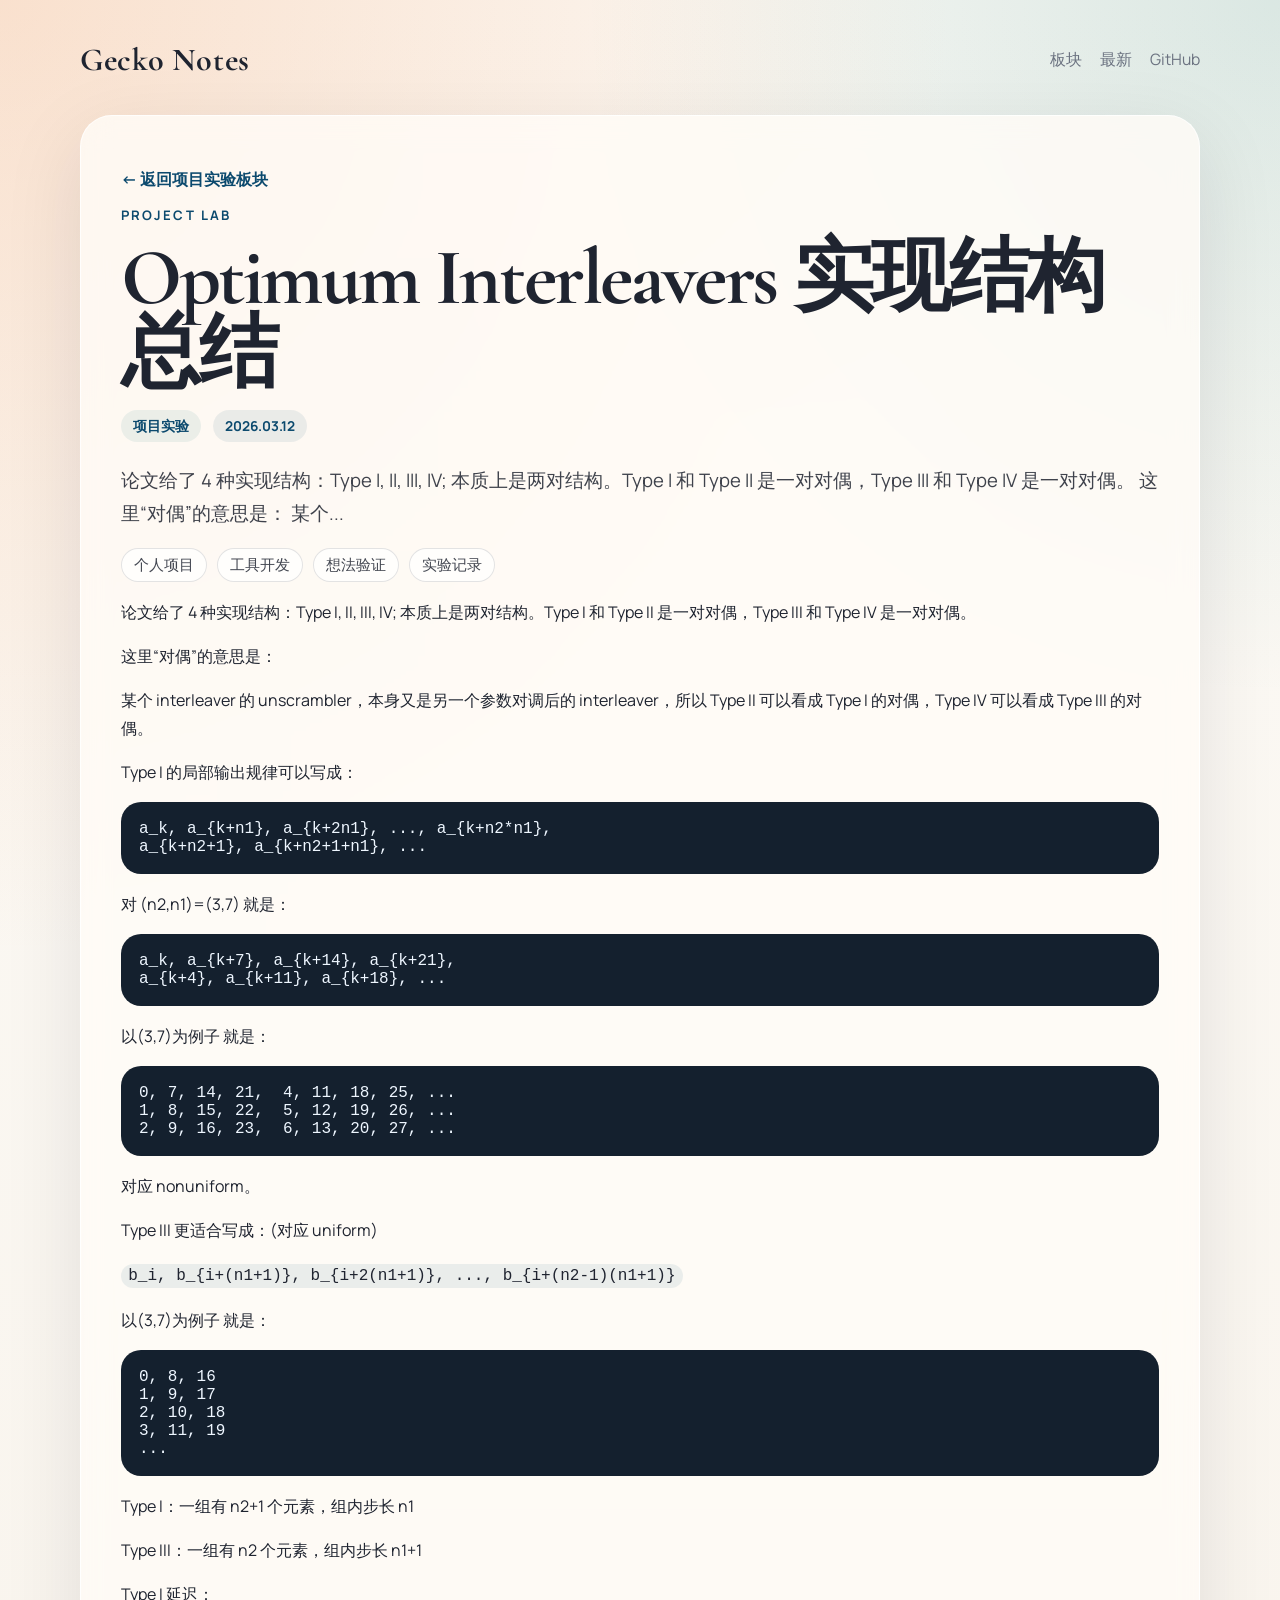
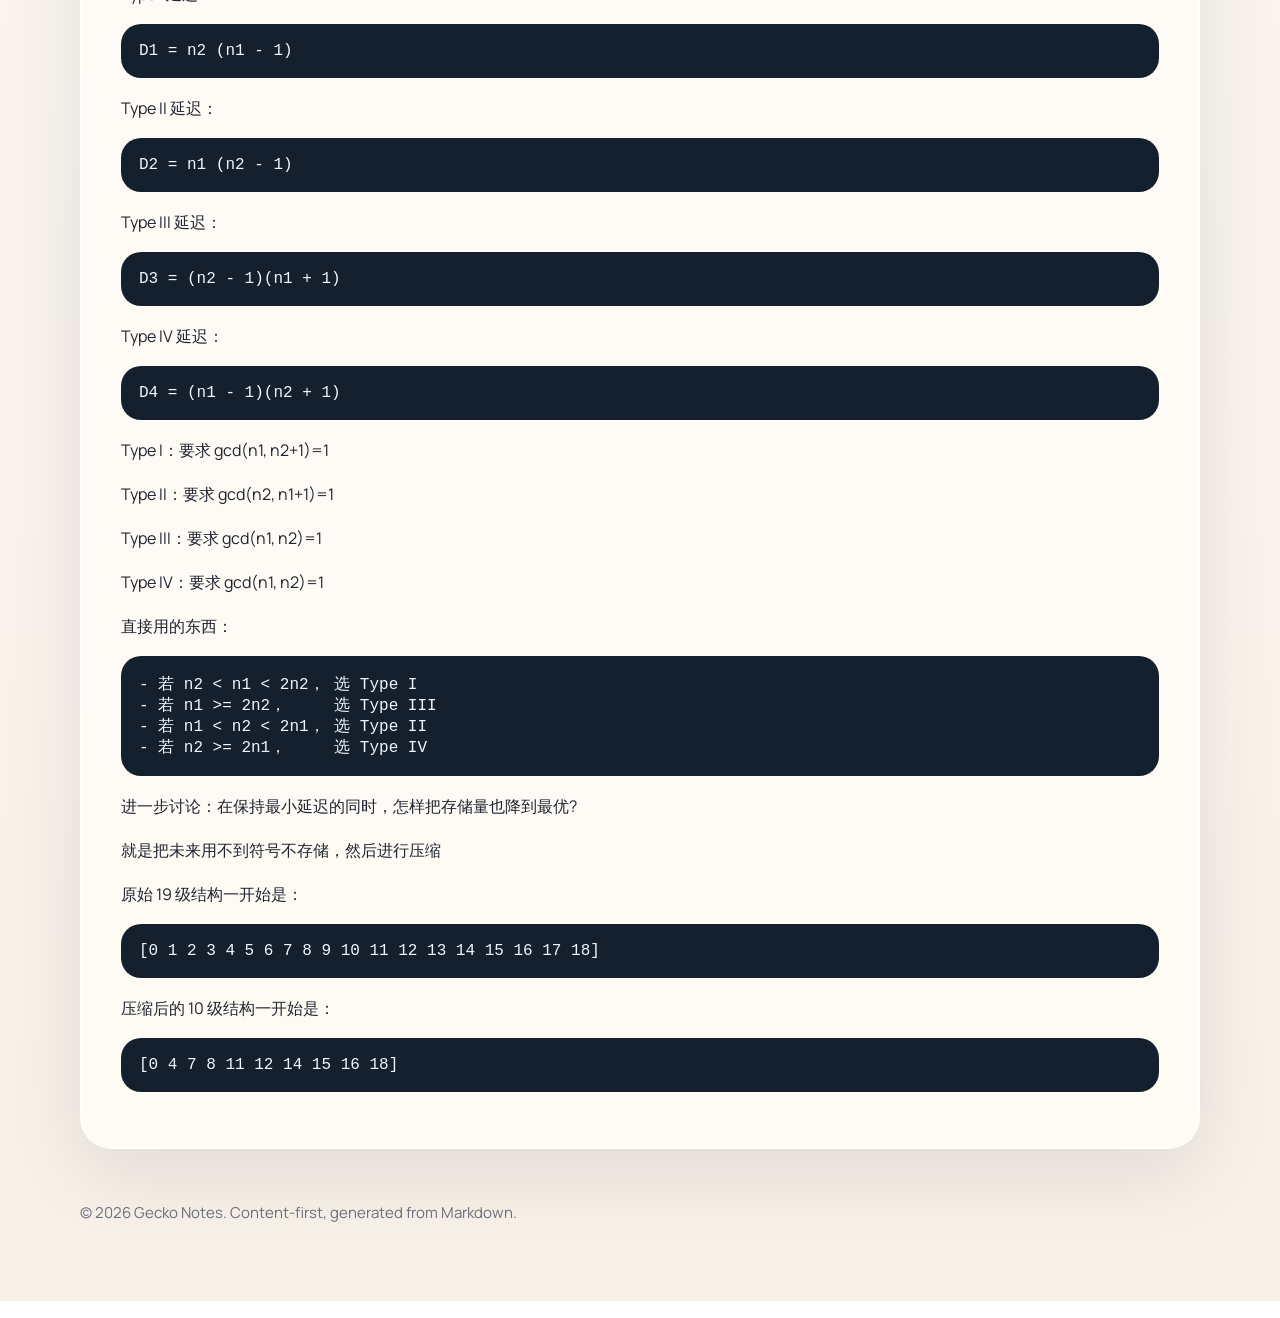
<file: posts/project-lab/optimum-interleavers-summary.html>
<!DOCTYPE html>
<html lang="zh-CN">
<head>
  <meta charset="UTF-8">
  <meta name="viewport" content="width=device-width, initial-scale=1.0">
  <title>Optimum Interleavers 实现结构总结 | Gecko Notes</title>
  <meta name="description" content="论文给了 4 种实现结构：Type I, II, III, IV; 本质上是两对结构。Type I 和 Type II 是一对对偶，Type III 和 Type IV 是一对对偶。 这里“对偶”的意思是： 某个...">
  <link rel="preconnect" href="https://fonts.googleapis.com">
  <link rel="preconnect" href="https://fonts.gstatic.com" crossorigin>
  <link href="https://fonts.googleapis.com/css2?family=Manrope:wght@400;500;700;800&family=Cormorant+Garamond:wght@500;600;700&display=swap" rel="stylesheet">
  <link rel="stylesheet" href="../../assets/styles.css">
  <script defer src="../../assets/site.js"></script>
</head>
<body>
  <div class="page-shell">
    <header class="site-header">
      <a class="brand" href="../../index.html">Gecko Notes</a>
      <nav class="site-nav">
        <a href="../../index.html#sections">板块</a>
        <a href="../../index.html#latest">最新</a>
        <a href="https://github.com/geckokg" target="_blank" rel="noreferrer">GitHub</a>
      </nav>
    </header>
    <main>
      
      <div class="article-page" data-reveal>
        <a class="back-link" href="../../categories/project-lab.html">← 返回项目实验板块</a>
        <p class="eyebrow">Project Lab</p>
        <h1>Optimum Interleavers 实现结构总结</h1>
        <div class="article-meta">
          <span class="post-chip">项目实验</span>
          <span class="count-pill">2026.03.12</span>
        </div>
        <p class="article-lead">论文给了 4 种实现结构：Type I, II, III, IV; 本质上是两对结构。Type I 和 Type II 是一对对偶，Type III 和 Type IV 是一对对偶。 这里“对偶”的意思是： 某个...</p>
        <div class="tag-list"><span>个人项目</span><span>工具开发</span><span>想法验证</span><span>实验记录</span></div>
        <div class="article-body">
          <p>论文给了 4 种实现结构：Type I, II, III, IV; 本质上是两对结构。Type I 和 Type II 是一对对偶，Type III 和 Type IV 是一对对偶。</p>
<p>这里“对偶”的意思是：</p>
<p>某个 interleaver 的 unscrambler，本身又是另一个参数对调后的 interleaver，所以 Type II 可以看成 Type I 的对偶，Type IV 可以看成 Type III 的对偶。</p>
<p>Type I 的局部输出规律可以写成： </p>
<pre><code class="language-text">a_k, a_{k+n1}, a_{k+2n1}, ..., a_{k+n2*n1},
a_{k+n2+1}, a_{k+n2+1+n1}, ...
</code></pre>
<p>对 (n2,n1)=(3,7) 就是：</p>
<pre><code>a_k, a_{k+7}, a_{k+14}, a_{k+21},
a_{k+4}, a_{k+11}, a_{k+18}, ...
</code></pre>
<p>以(3,7)为例子 就是：</p>
<pre><code>0, 7, 14, 21,  4, 11, 18, 25, ...
1, 8, 15, 22,  5, 12, 19, 26, ...
2, 9, 16, 23,  6, 13, 20, 27, ...
</code></pre>
<p>对应 nonuniform。</p>
<p>Type III 更适合写成：(对应 uniform)</p>
<p><code>b_i, b_{i+(n1+1)}, b_{i+2(n1+1)}, ..., b_{i+(n2-1)(n1+1)}</code></p>
<p>以(3,7)为例子 就是：</p>
<pre><code>0, 8, 16
1, 9, 17
2, 10, 18
3, 11, 19
...
</code></pre>
<p>Type I：一组有 n2+1 个元素，组内步长 n1</p>
<p>Type III：一组有 n2 个元素，组内步长 n1+1</p>
<p>Type I 延迟：</p>
<pre><code>D1 = n2 (n1 - 1) 
</code></pre>
<p>Type II 延迟：</p>
<pre><code>D2 = n1 (n2 - 1) 
</code></pre>
<p>Type III 延迟：</p>
<pre><code>D3 = (n2 - 1)(n1 + 1) 
</code></pre>
<p>Type IV 延迟：</p>
<pre><code>D4 = (n1 - 1)(n2 + 1)
</code></pre>
<p>Type I：要求 gcd(n1, n2+1)=1</p>
<p>Type II：要求 gcd(n2, n1+1)=1</p>
<p>Type III：要求 gcd(n1, n2)=1</p>
<p>Type IV：要求 gcd(n1, n2)=1</p>
<p>直接用的东西：</p>
<pre><code>- 若 n2 &lt; n1 &lt; 2n2， 选 Type I
- 若 n1 &gt;= 2n2，     选 Type III
- 若 n1 &lt; n2 &lt; 2n1， 选 Type II
- 若 n2 &gt;= 2n1，     选 Type IV
</code></pre>
<p>进一步讨论：在保持最小延迟的同时，怎样把存储量也降到最优?</p>
<p>就是把未来用不到符号不存储，然后进行压缩</p>
<p>原始 19 级结构一开始是：</p>
<pre><code>[0 1 2 3 4 5 6 7 8 9 10 11 12 13 14 15 16 17 18] 
</code></pre>
<p>压缩后的 10 级结构一开始是：</p>
<pre><code>[0 4 7 8 11 12 14 15 16 18]
</code></pre>
        </div>
      </div>
    
    </main>
    <footer class="site-footer">
      <p>© <span id="year"></span> Gecko Notes. Content-first, generated from Markdown.</p>
    </footer>
  </div>
</body>
</html>
</file>
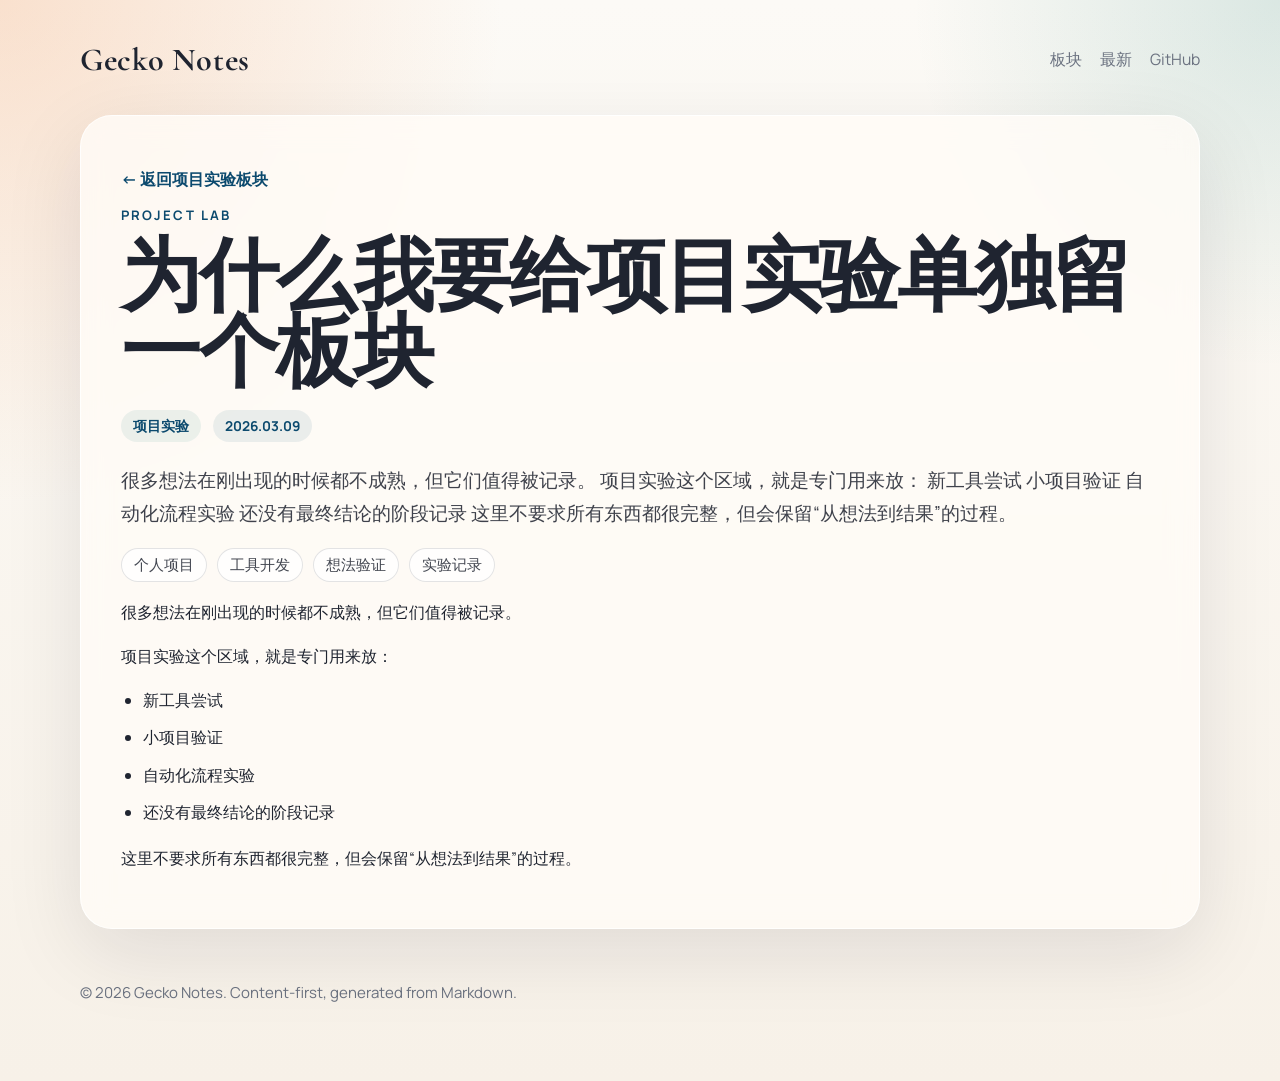
<file: posts/project-lab/project-lab-intro.html>
<!DOCTYPE html>
<html lang="zh-CN">
<head>
  <meta charset="UTF-8">
  <meta name="viewport" content="width=device-width, initial-scale=1.0">
  <title>为什么我要给项目实验单独留一个板块 | Gecko Notes</title>
  <meta name="description" content="很多想法在刚出现的时候都不成熟，但它们值得被记录。 项目实验这个区域，就是专门用来放： 新工具尝试 小项目验证 自动化流程实验 还没有最终结论的阶段记录 这里不要求所有东西都很完整，但会保留“从想法到结果”的过程。">
  <link rel="preconnect" href="https://fonts.googleapis.com">
  <link rel="preconnect" href="https://fonts.gstatic.com" crossorigin>
  <link href="https://fonts.googleapis.com/css2?family=Manrope:wght@400;500;700;800&family=Cormorant+Garamond:wght@500;600;700&display=swap" rel="stylesheet">
  <link rel="stylesheet" href="../../assets/styles.css">
  <script defer src="../../assets/site.js"></script>
</head>
<body>
  <div class="page-shell">
    <header class="site-header">
      <a class="brand" href="../../index.html">Gecko Notes</a>
      <nav class="site-nav">
        <a href="../../index.html#sections">板块</a>
        <a href="../../index.html#latest">最新</a>
        <a href="https://github.com/geckokg" target="_blank" rel="noreferrer">GitHub</a>
      </nav>
    </header>
    <main>
      
      <div class="article-page" data-reveal>
        <a class="back-link" href="../../categories/project-lab.html">← 返回项目实验板块</a>
        <p class="eyebrow">Project Lab</p>
        <h1>为什么我要给项目实验单独留一个板块</h1>
        <div class="article-meta">
          <span class="post-chip">项目实验</span>
          <span class="count-pill">2026.03.09</span>
        </div>
        <p class="article-lead">很多想法在刚出现的时候都不成熟，但它们值得被记录。 项目实验这个区域，就是专门用来放： 新工具尝试 小项目验证 自动化流程实验 还没有最终结论的阶段记录 这里不要求所有东西都很完整，但会保留“从想法到结果”的过程。</p>
        <div class="tag-list"><span>个人项目</span><span>工具开发</span><span>想法验证</span><span>实验记录</span></div>
        <div class="article-body">
          <p>很多想法在刚出现的时候都不成熟，但它们值得被记录。</p>
<p>项目实验这个区域，就是专门用来放：</p>
<ul>
<li>新工具尝试</li>
<li>小项目验证</li>
<li>自动化流程实验</li>
<li>还没有最终结论的阶段记录</li>
</ul>
<p>这里不要求所有东西都很完整，但会保留“从想法到结果”的过程。</p>
        </div>
      </div>
    
    </main>
    <footer class="site-footer">
      <p>© <span id="year"></span> Gecko Notes. Content-first, generated from Markdown.</p>
    </footer>
  </div>
</body>
</html>
</file>
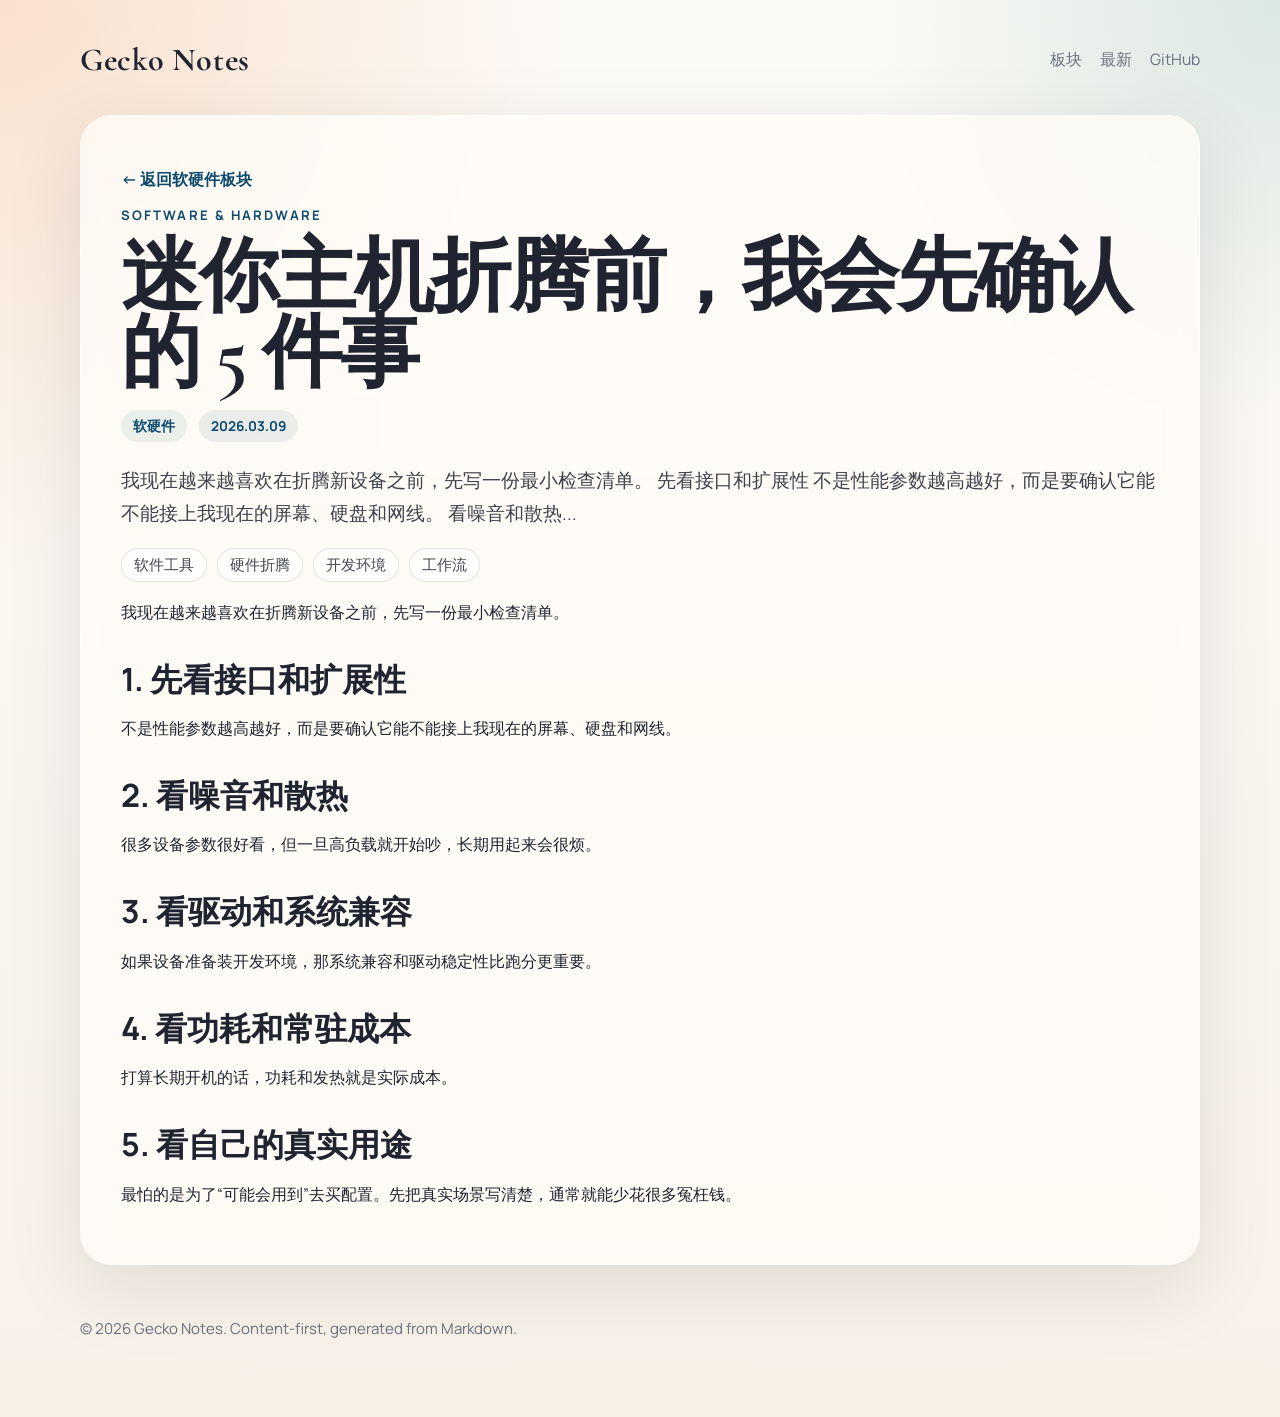
<file: posts/software-hardware/my-minipc-checklist.html>
<!DOCTYPE html>
<html lang="zh-CN">
<head>
  <meta charset="UTF-8">
  <meta name="viewport" content="width=device-width, initial-scale=1.0">
  <title>迷你主机折腾前，我会先确认的 5 件事 | Gecko Notes</title>
  <meta name="description" content="我现在越来越喜欢在折腾新设备之前，先写一份最小检查清单。 先看接口和扩展性 不是性能参数越高越好，而是要确认它能不能接上我现在的屏幕、硬盘和网线。 看噪音和散热...">
  <link rel="preconnect" href="https://fonts.googleapis.com">
  <link rel="preconnect" href="https://fonts.gstatic.com" crossorigin>
  <link href="https://fonts.googleapis.com/css2?family=Manrope:wght@400;500;700;800&family=Cormorant+Garamond:wght@500;600;700&display=swap" rel="stylesheet">
  <link rel="stylesheet" href="../../assets/styles.css">
  <script defer src="../../assets/site.js"></script>
</head>
<body>
  <div class="page-shell">
    <header class="site-header">
      <a class="brand" href="../../index.html">Gecko Notes</a>
      <nav class="site-nav">
        <a href="../../index.html#sections">板块</a>
        <a href="../../index.html#latest">最新</a>
        <a href="https://github.com/geckokg" target="_blank" rel="noreferrer">GitHub</a>
      </nav>
    </header>
    <main>
      
      <div class="article-page" data-reveal>
        <a class="back-link" href="../../categories/software-hardware.html">← 返回软硬件板块</a>
        <p class="eyebrow">Software &amp; Hardware</p>
        <h1>迷你主机折腾前，我会先确认的 5 件事</h1>
        <div class="article-meta">
          <span class="post-chip">软硬件</span>
          <span class="count-pill">2026.03.09</span>
        </div>
        <p class="article-lead">我现在越来越喜欢在折腾新设备之前，先写一份最小检查清单。 先看接口和扩展性 不是性能参数越高越好，而是要确认它能不能接上我现在的屏幕、硬盘和网线。 看噪音和散热...</p>
        <div class="tag-list"><span>软件工具</span><span>硬件折腾</span><span>开发环境</span><span>工作流</span></div>
        <div class="article-body">
          <p>我现在越来越喜欢在折腾新设备之前，先写一份最小检查清单。</p>
<h2>1. 先看接口和扩展性</h2>
<p>不是性能参数越高越好，而是要确认它能不能接上我现在的屏幕、硬盘和网线。</p>
<h2>2. 看噪音和散热</h2>
<p>很多设备参数很好看，但一旦高负载就开始吵，长期用起来会很烦。</p>
<h2>3. 看驱动和系统兼容</h2>
<p>如果设备准备装开发环境，那系统兼容和驱动稳定性比跑分更重要。</p>
<h2>4. 看功耗和常驻成本</h2>
<p>打算长期开机的话，功耗和发热就是实际成本。</p>
<h2>5. 看自己的真实用途</h2>
<p>最怕的是为了“可能会用到”去买配置。先把真实场景写清楚，通常就能少花很多冤枉钱。</p>
        </div>
      </div>
    
    </main>
    <footer class="site-footer">
      <p>© <span id="year"></span> Gecko Notes. Content-first, generated from Markdown.</p>
    </footer>
  </div>
</body>
</html>
</file>
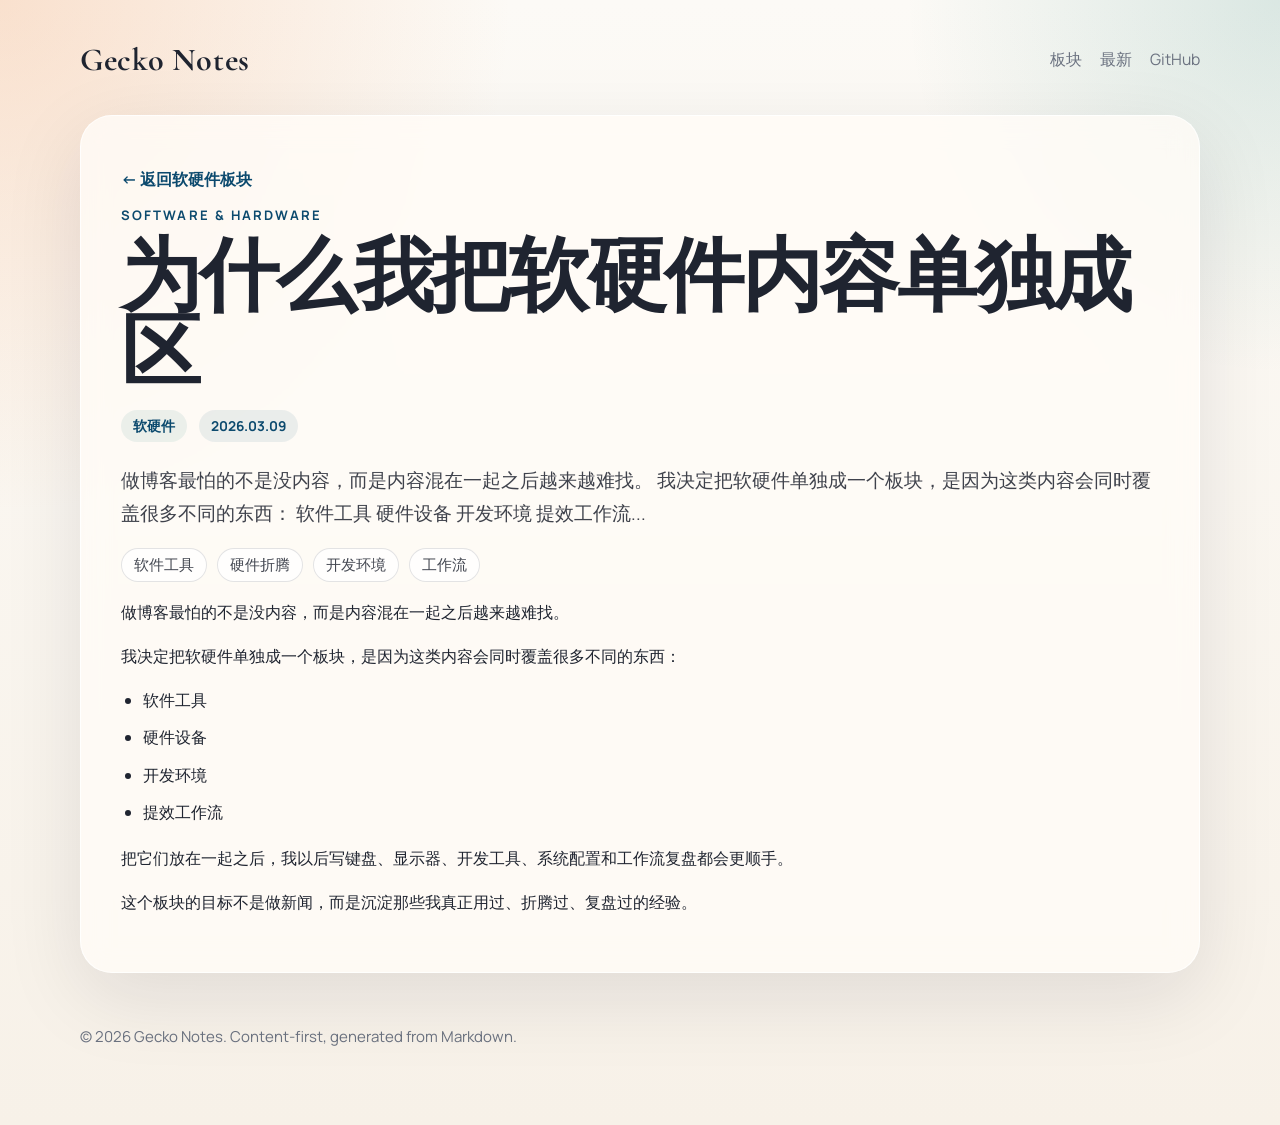
<file: posts/software-hardware/why-this-section.html>
<!DOCTYPE html>
<html lang="zh-CN">
<head>
  <meta charset="UTF-8">
  <meta name="viewport" content="width=device-width, initial-scale=1.0">
  <title>为什么我把软硬件内容单独成区 | Gecko Notes</title>
  <meta name="description" content="做博客最怕的不是没内容，而是内容混在一起之后越来越难找。 我决定把软硬件单独成一个板块，是因为这类内容会同时覆盖很多不同的东西： 软件工具 硬件设备 开发环境 提效工作流...">
  <link rel="preconnect" href="https://fonts.googleapis.com">
  <link rel="preconnect" href="https://fonts.gstatic.com" crossorigin>
  <link href="https://fonts.googleapis.com/css2?family=Manrope:wght@400;500;700;800&family=Cormorant+Garamond:wght@500;600;700&display=swap" rel="stylesheet">
  <link rel="stylesheet" href="../../assets/styles.css">
  <script defer src="../../assets/site.js"></script>
</head>
<body>
  <div class="page-shell">
    <header class="site-header">
      <a class="brand" href="../../index.html">Gecko Notes</a>
      <nav class="site-nav">
        <a href="../../index.html#sections">板块</a>
        <a href="../../index.html#latest">最新</a>
        <a href="https://github.com/geckokg" target="_blank" rel="noreferrer">GitHub</a>
      </nav>
    </header>
    <main>
      
      <div class="article-page" data-reveal>
        <a class="back-link" href="../../categories/software-hardware.html">← 返回软硬件板块</a>
        <p class="eyebrow">Software &amp; Hardware</p>
        <h1>为什么我把软硬件内容单独成区</h1>
        <div class="article-meta">
          <span class="post-chip">软硬件</span>
          <span class="count-pill">2026.03.09</span>
        </div>
        <p class="article-lead">做博客最怕的不是没内容，而是内容混在一起之后越来越难找。 我决定把软硬件单独成一个板块，是因为这类内容会同时覆盖很多不同的东西： 软件工具 硬件设备 开发环境 提效工作流...</p>
        <div class="tag-list"><span>软件工具</span><span>硬件折腾</span><span>开发环境</span><span>工作流</span></div>
        <div class="article-body">
          <p>做博客最怕的不是没内容，而是内容混在一起之后越来越难找。</p>
<p>我决定把软硬件单独成一个板块，是因为这类内容会同时覆盖很多不同的东西：</p>
<ul>
<li>软件工具</li>
<li>硬件设备</li>
<li>开发环境</li>
<li>提效工作流</li>
</ul>
<p>把它们放在一起之后，我以后写键盘、显示器、开发工具、系统配置和工作流复盘都会更顺手。</p>
<p>这个板块的目标不是做新闻，而是沉淀那些我真正用过、折腾过、复盘过的经验。</p>
        </div>
      </div>
    
    </main>
    <footer class="site-footer">
      <p>© <span id="year"></span> Gecko Notes. Content-first, generated from Markdown.</p>
    </footer>
  </div>
</body>
</html>
</file>
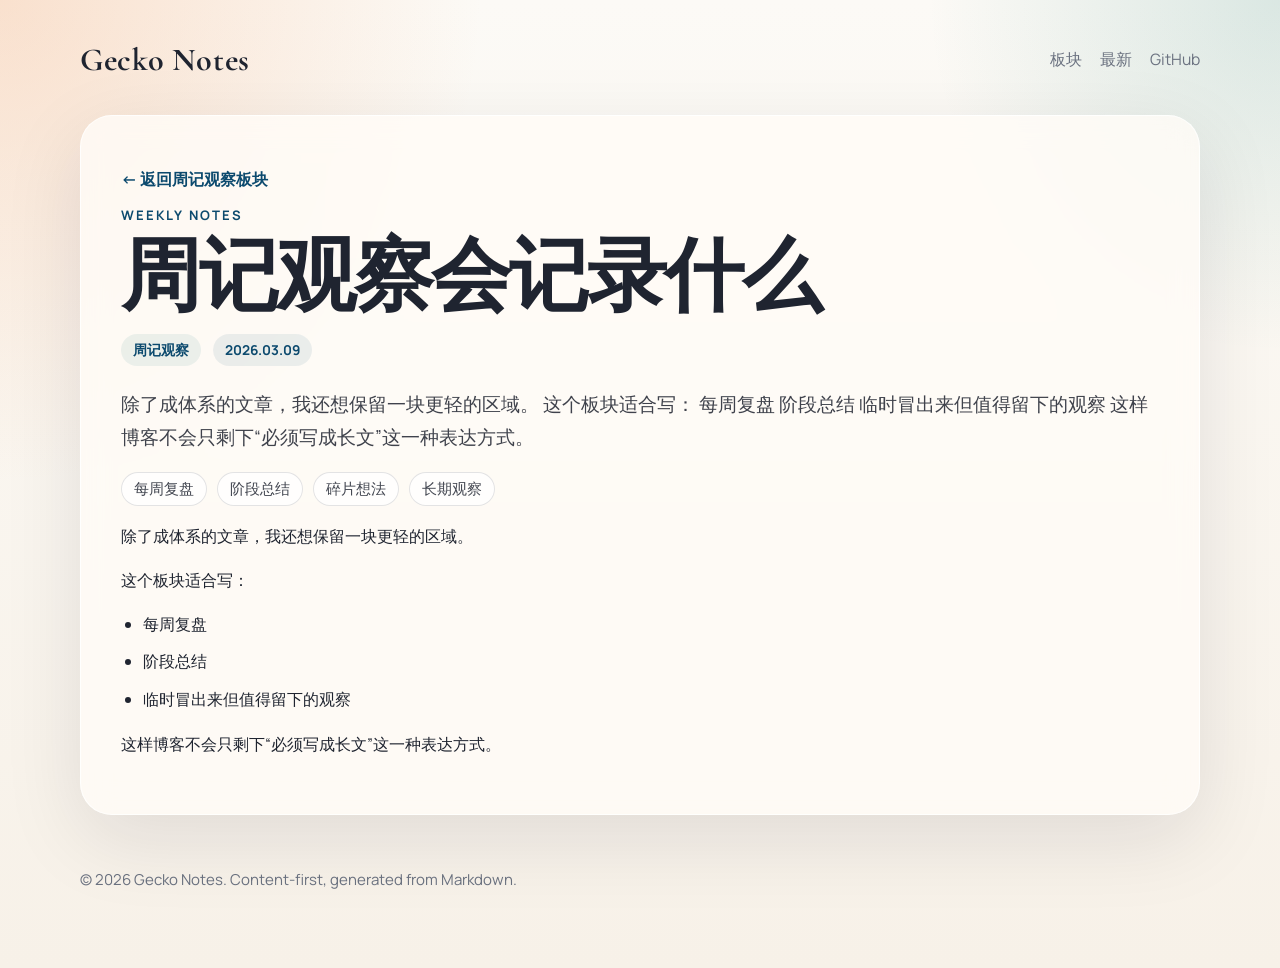
<file: posts/weekly-notes/weekly-notes-intro.html>
<!DOCTYPE html>
<html lang="zh-CN">
<head>
  <meta charset="UTF-8">
  <meta name="viewport" content="width=device-width, initial-scale=1.0">
  <title>周记观察会记录什么 | Gecko Notes</title>
  <meta name="description" content="除了成体系的文章，我还想保留一块更轻的区域。 这个板块适合写： 每周复盘 阶段总结 临时冒出来但值得留下的观察 这样博客不会只剩下“必须写成长文”这一种表达方式。">
  <link rel="preconnect" href="https://fonts.googleapis.com">
  <link rel="preconnect" href="https://fonts.gstatic.com" crossorigin>
  <link href="https://fonts.googleapis.com/css2?family=Manrope:wght@400;500;700;800&family=Cormorant+Garamond:wght@500;600;700&display=swap" rel="stylesheet">
  <link rel="stylesheet" href="../../assets/styles.css">
  <script defer src="../../assets/site.js"></script>
</head>
<body>
  <div class="page-shell">
    <header class="site-header">
      <a class="brand" href="../../index.html">Gecko Notes</a>
      <nav class="site-nav">
        <a href="../../index.html#sections">板块</a>
        <a href="../../index.html#latest">最新</a>
        <a href="https://github.com/geckokg" target="_blank" rel="noreferrer">GitHub</a>
      </nav>
    </header>
    <main>
      
      <div class="article-page" data-reveal>
        <a class="back-link" href="../../categories/weekly-notes.html">← 返回周记观察板块</a>
        <p class="eyebrow">Weekly Notes</p>
        <h1>周记观察会记录什么</h1>
        <div class="article-meta">
          <span class="post-chip">周记观察</span>
          <span class="count-pill">2026.03.09</span>
        </div>
        <p class="article-lead">除了成体系的文章，我还想保留一块更轻的区域。 这个板块适合写： 每周复盘 阶段总结 临时冒出来但值得留下的观察 这样博客不会只剩下“必须写成长文”这一种表达方式。</p>
        <div class="tag-list"><span>每周复盘</span><span>阶段总结</span><span>碎片想法</span><span>长期观察</span></div>
        <div class="article-body">
          <p>除了成体系的文章，我还想保留一块更轻的区域。</p>
<p>这个板块适合写：</p>
<ul>
<li>每周复盘</li>
<li>阶段总结</li>
<li>临时冒出来但值得留下的观察</li>
</ul>
<p>这样博客不会只剩下“必须写成长文”这一种表达方式。</p>
        </div>
      </div>
    
    </main>
    <footer class="site-footer">
      <p>© <span id="year"></span> Gecko Notes. Content-first, generated from Markdown.</p>
    </footer>
  </div>
</body>
</html>
</file>
<file: assets/styles.css>
:root {
  --bg: #f7f1e8;
  --bg-soft: #fbf7f0;
  --paper: rgba(255, 252, 247, 0.82);
  --text: #1f2430;
  --muted: #6b7280;
  --line: rgba(31, 36, 48, 0.12);
  --accent: #0f766e;
  --accent-strong: #0c4a6e;
  --accent-soft: #f4b183;
  --shadow: 0 24px 80px rgba(15, 23, 42, 0.1);
  --radius-xl: 32px;
  --radius-lg: 24px;
  --radius-md: 18px;
  --content-width: 1120px;
}

* {
  box-sizing: border-box;
}

html {
  scroll-behavior: smooth;
}

body {
  margin: 0;
  color: var(--text);
  font-family: "Manrope", "Segoe UI", sans-serif;
  background:
    radial-gradient(circle at top left, rgba(244, 177, 131, 0.35), transparent 30%),
    radial-gradient(circle at top right, rgba(15, 118, 110, 0.14), transparent 22%),
    linear-gradient(180deg, #fcfaf6 0%, var(--bg) 100%);
  min-height: 100vh;
}

a {
  color: inherit;
  text-decoration: none;
}

p {
  line-height: 1.75;
}

img {
  max-width: 100%;
}

.page-shell {
  width: min(calc(100% - 40px), var(--content-width));
  margin: 0 auto;
  padding: 24px 0 48px;
}

.site-header {
  display: flex;
  justify-content: space-between;
  align-items: center;
  gap: 24px;
  padding: 16px 0 8px;
}

.brand {
  font-family: "Cormorant Garamond", Georgia, serif;
  font-size: 2rem;
  font-weight: 700;
  letter-spacing: 0.02em;
}

.site-nav {
  display: flex;
  flex-wrap: wrap;
  gap: 18px;
}

.site-nav a {
  color: var(--muted);
  font-size: 0.98rem;
}

.hero {
  display: grid;
  grid-template-columns: minmax(0, 1.45fr) minmax(280px, 0.8fr);
  gap: 24px;
  align-items: stretch;
  margin-top: 20px;
}

.hero-copy,
.hero-panel,
.post-card,
.about-card,
.timeline,
.article-page {
  background: var(--paper);
  backdrop-filter: blur(14px);
  border: 1px solid rgba(255, 255, 255, 0.75);
  box-shadow: var(--shadow);
}

.hero-copy {
  padding: 44px;
  border-radius: var(--radius-xl);
}

.hero-panel {
  padding: 28px;
  border-radius: var(--radius-xl);
  display: flex;
  flex-direction: column;
  justify-content: space-between;
}

.eyebrow,
.panel-label,
.post-meta {
  color: var(--accent-strong);
  font-size: 0.82rem;
  font-weight: 700;
  letter-spacing: 0.16em;
  text-transform: uppercase;
}

.hero h1,
.section-heading h2,
.article-page h1 {
  margin: 0;
  font-family: "Cormorant Garamond", Georgia, serif;
  line-height: 0.95;
  letter-spacing: -0.03em;
}

.hero h1 {
  font-size: clamp(3.3rem, 9vw, 6.8rem);
  margin-top: 12px;
}

.hero-text {
  max-width: 42rem;
  color: rgba(31, 36, 48, 0.82);
  font-size: 1.08rem;
  margin: 22px 0 0;
}

.hero-actions,
.article-cta {
  display: flex;
  flex-wrap: wrap;
  gap: 14px;
  margin-top: 28px;
}

.button {
  display: inline-flex;
  align-items: center;
  justify-content: center;
  min-height: 48px;
  padding: 0 20px;
  border-radius: 999px;
  font-weight: 700;
  transition: transform 180ms ease, box-shadow 180ms ease, background 180ms ease;
}

.button:hover {
  transform: translateY(-2px);
}

.button-primary {
  color: #fffaf3;
  background: linear-gradient(135deg, var(--accent) 0%, var(--accent-strong) 100%);
  box-shadow: 0 14px 32px rgba(12, 74, 110, 0.22);
}

.button-secondary {
  border: 1px solid var(--line);
  background: rgba(255, 255, 255, 0.62);
}

.panel-list {
  margin: 14px 0 0;
  padding-left: 18px;
  color: rgba(31, 36, 48, 0.86);
}

.panel-footnote {
  margin: 24px 0 0;
  color: var(--muted);
}

.section {
  margin-top: 72px;
}

.section-heading {
  margin-bottom: 22px;
}

.section-heading h2 {
  font-size: clamp(2.2rem, 5vw, 4rem);
  margin-top: 10px;
}

.post-grid,
.about-grid,
.section-grid {
  display: grid;
  grid-template-columns: repeat(2, minmax(0, 1fr));
  gap: 20px;
}

.post-card,
.about-card,
.section-card,
.guide-card {
  padding: 28px;
  border-radius: var(--radius-lg);
}

.post-card h3,
.about-card h3,
.section-card h3,
.guide-card h3,
.timeline-item h3 {
  margin: 12px 0 8px;
  font-size: 1.5rem;
}

.post-card p,
.about-card p,
.section-card p,
.guide-card p,
.timeline-item p {
  color: rgba(31, 36, 48, 0.8);
}

.text-link,
.back-link {
  display: inline-block;
  margin-top: 12px;
  color: var(--accent-strong);
  font-weight: 700;
}

.section-card,
.guide-card {
  background: var(--paper);
  backdrop-filter: blur(14px);
  border: 1px solid rgba(255, 255, 255, 0.75);
  box-shadow: var(--shadow);
}

.section-card-head {
  display: flex;
  justify-content: space-between;
  gap: 16px;
  align-items: flex-start;
}

.section-badge,
.post-chip,
.count-pill {
  display: inline-flex;
  align-items: center;
  gap: 8px;
  min-height: 32px;
  padding: 0 12px;
  border-radius: 999px;
  font-size: 0.85rem;
  font-weight: 700;
  background: rgba(15, 118, 110, 0.08);
  color: var(--accent-strong);
}

.count-pill {
  background: rgba(12, 74, 110, 0.08);
}

.topic-list,
.tag-list {
  display: flex;
  flex-wrap: wrap;
  gap: 10px;
  margin-top: 16px;
}

.topic-list span,
.tag-list span {
  display: inline-flex;
  align-items: center;
  min-height: 34px;
  padding: 0 12px;
  border-radius: 999px;
  background: rgba(255, 255, 255, 0.72);
  border: 1px solid var(--line);
  color: rgba(31, 36, 48, 0.84);
  font-size: 0.92rem;
}

.guide-grid,
.list-grid {
  display: grid;
  grid-template-columns: repeat(2, minmax(0, 1fr));
  gap: 20px;
}

.post-list {
  display: grid;
  gap: 18px;
}

.post-list-card {
  display: grid;
  gap: 12px;
  padding: 24px 26px;
  border-radius: var(--radius-lg);
  background: var(--paper);
  backdrop-filter: blur(14px);
  border: 1px solid rgba(255, 255, 255, 0.75);
  box-shadow: var(--shadow);
}

.post-list-top {
  display: flex;
  flex-wrap: wrap;
  gap: 12px;
  align-items: center;
}

.post-list-card h3 {
  margin: 0;
  font-size: 1.55rem;
}

.section-intro,
.guide-note {
  color: rgba(31, 36, 48, 0.76);
  margin: 0;
}

.empty-state {
  padding: 24px;
  border-radius: var(--radius-lg);
  border: 1px dashed var(--line);
  color: var(--muted);
  background: rgba(255, 255, 255, 0.45);
}

.timeline {
  padding: 30px;
  border-radius: var(--radius-xl);
}

.timeline-item {
  position: relative;
  display: grid;
  grid-template-columns: 24px minmax(0, 1fr);
  gap: 18px;
  padding: 10px 0 18px;
}

.timeline-item:not(:last-child) {
  border-bottom: 1px solid var(--line);
}

.timeline-dot {
  width: 14px;
  height: 14px;
  margin-top: 8px;
  border-radius: 999px;
  background: linear-gradient(135deg, var(--accent-soft), var(--accent));
  box-shadow: 0 0 0 6px rgba(244, 177, 131, 0.18);
}

.article-shell {
  max-width: 980px;
}

.article-page {
  margin-top: 28px;
  padding: 40px;
  border-radius: var(--radius-xl);
}

.article-page h1 {
  font-size: clamp(2.8rem, 8vw, 5rem);
  margin-top: 10px;
}

.article-lead {
  font-size: 1.16rem;
  color: rgba(31, 36, 48, 0.86);
}

.article-meta {
  display: flex;
  flex-wrap: wrap;
  gap: 12px;
  margin: 18px 0 22px;
}

.article-body h2,
.article-body h3,
.article-body h4 {
  margin-top: 34px;
  margin-bottom: 12px;
  line-height: 1.2;
}

.article-body h2 {
  font-size: 2rem;
}

.article-body h3 {
  font-size: 1.45rem;
}

.article-body ul,
.article-body ol {
  padding-left: 22px;
  line-height: 1.85;
}

.article-body li + li {
  margin-top: 8px;
}

.article-body blockquote {
  margin: 24px 0;
  padding: 4px 0 4px 18px;
  border-left: 4px solid rgba(15, 118, 110, 0.32);
  color: rgba(31, 36, 48, 0.78);
}

.article-body pre,
.article-body code {
  font-family: "Cascadia Code", "SFMono-Regular", Consolas, monospace;
}

.article-body pre {
  overflow-x: auto;
  padding: 18px;
  border-radius: 20px;
  background: #14202e;
  color: #eef6ff;
}

.article-body :not(pre) > code {
  padding: 0.18em 0.45em;
  border-radius: 999px;
  background: rgba(12, 74, 110, 0.08);
}

.article-body table {
  width: 100%;
  border-collapse: collapse;
  margin: 24px 0;
  overflow: hidden;
  border-radius: 18px;
}

.article-body th,
.article-body td {
  padding: 12px 14px;
  border-bottom: 1px solid var(--line);
  text-align: left;
}

.article-body thead th {
  background: rgba(12, 74, 110, 0.08);
}

.site-footer {
  padding: 36px 0 12px;
  color: var(--muted);
  font-size: 0.94rem;
}

[data-reveal] {
  opacity: 0;
  transform: translateY(24px);
  transition: opacity 600ms ease, transform 600ms ease;
}

[data-reveal].is-visible {
  opacity: 1;
  transform: translateY(0);
}

@media (max-width: 860px) {
  .page-shell {
    width: min(calc(100% - 24px), var(--content-width));
  }

  .site-header,
  .hero,
  .post-grid,
  .about-grid,
  .section-grid,
  .guide-grid,
  .list-grid {
    grid-template-columns: 1fr;
  }

  .site-header {
    align-items: flex-start;
    flex-direction: column;
  }

  .hero-copy,
  .hero-panel,
  .post-card,
  .about-card,
  .section-card,
  .guide-card,
  .post-list-card,
  .timeline,
  .article-page {
    padding: 22px;
  }

  .hero h1,
  .section-heading h2,
  .article-page h1 {
    line-height: 1.02;
  }

  .section-card-head {
    flex-direction: column;
  }
}
</file>
